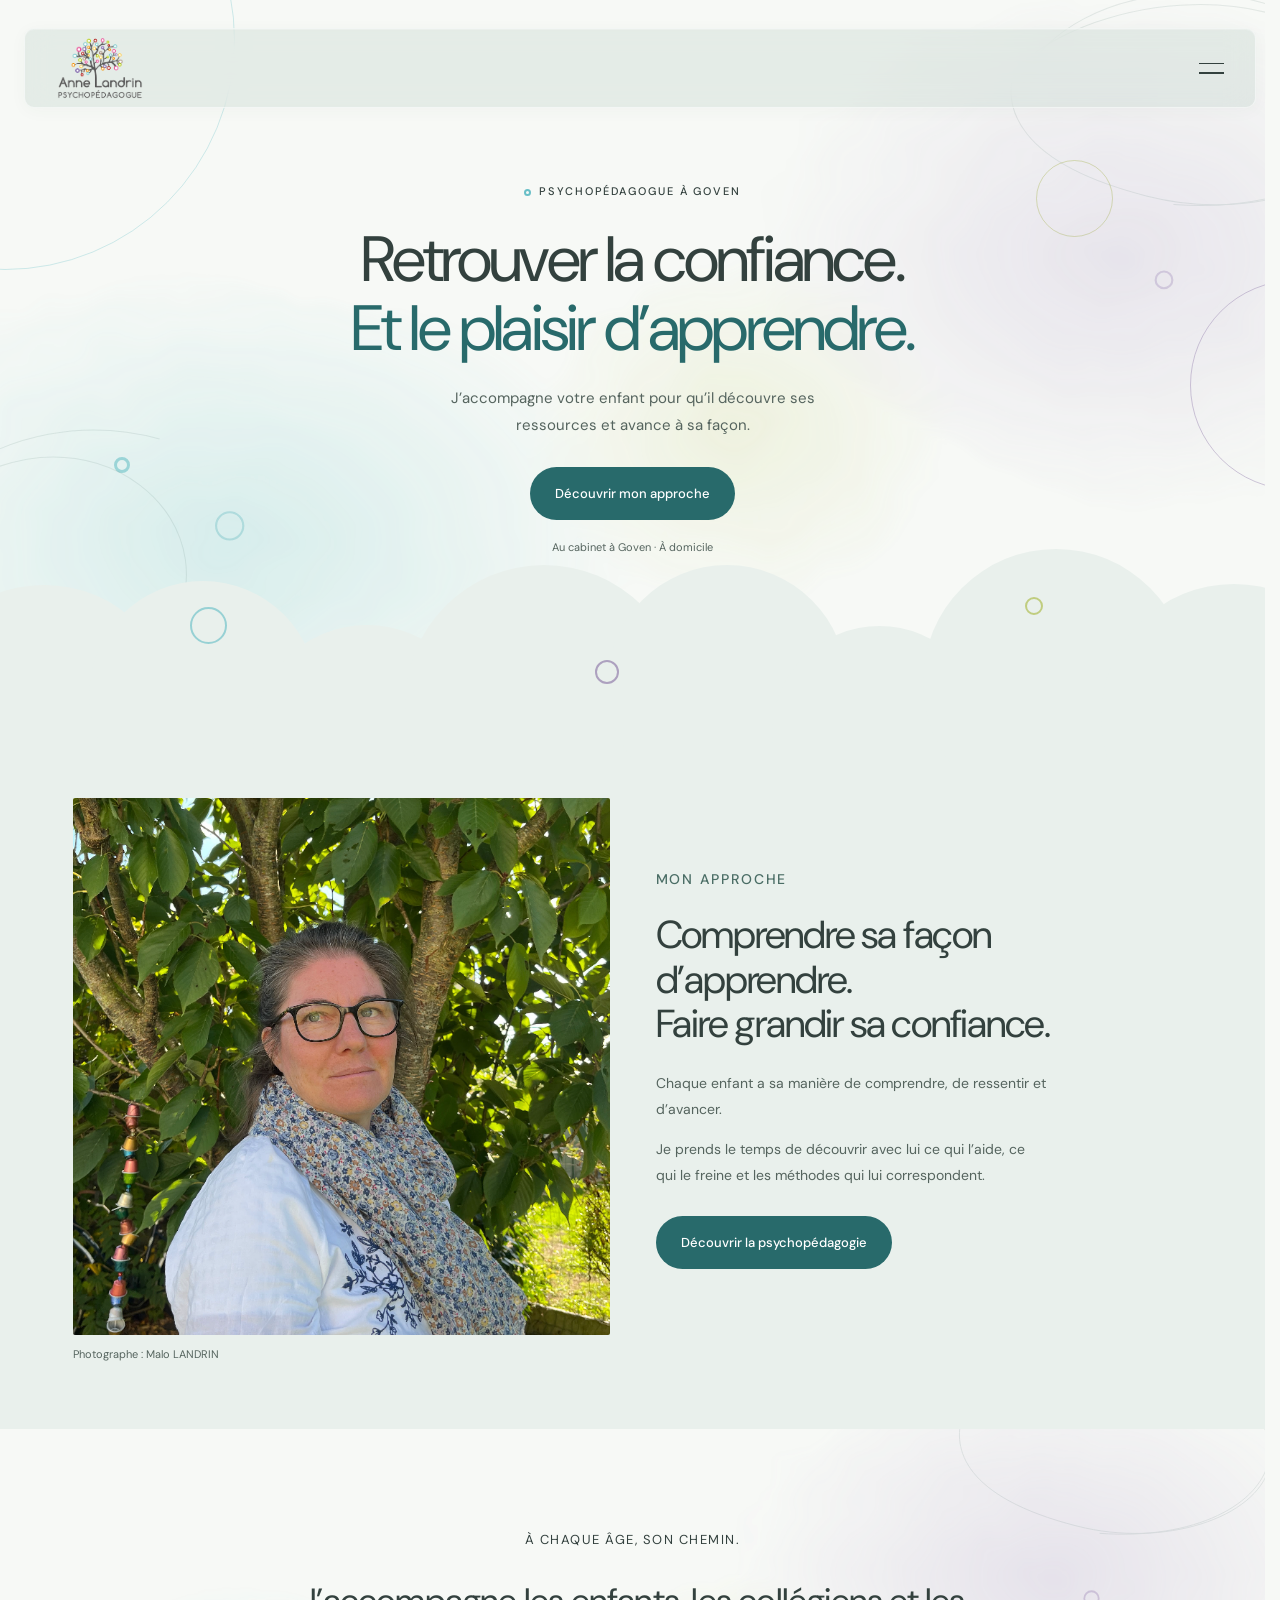
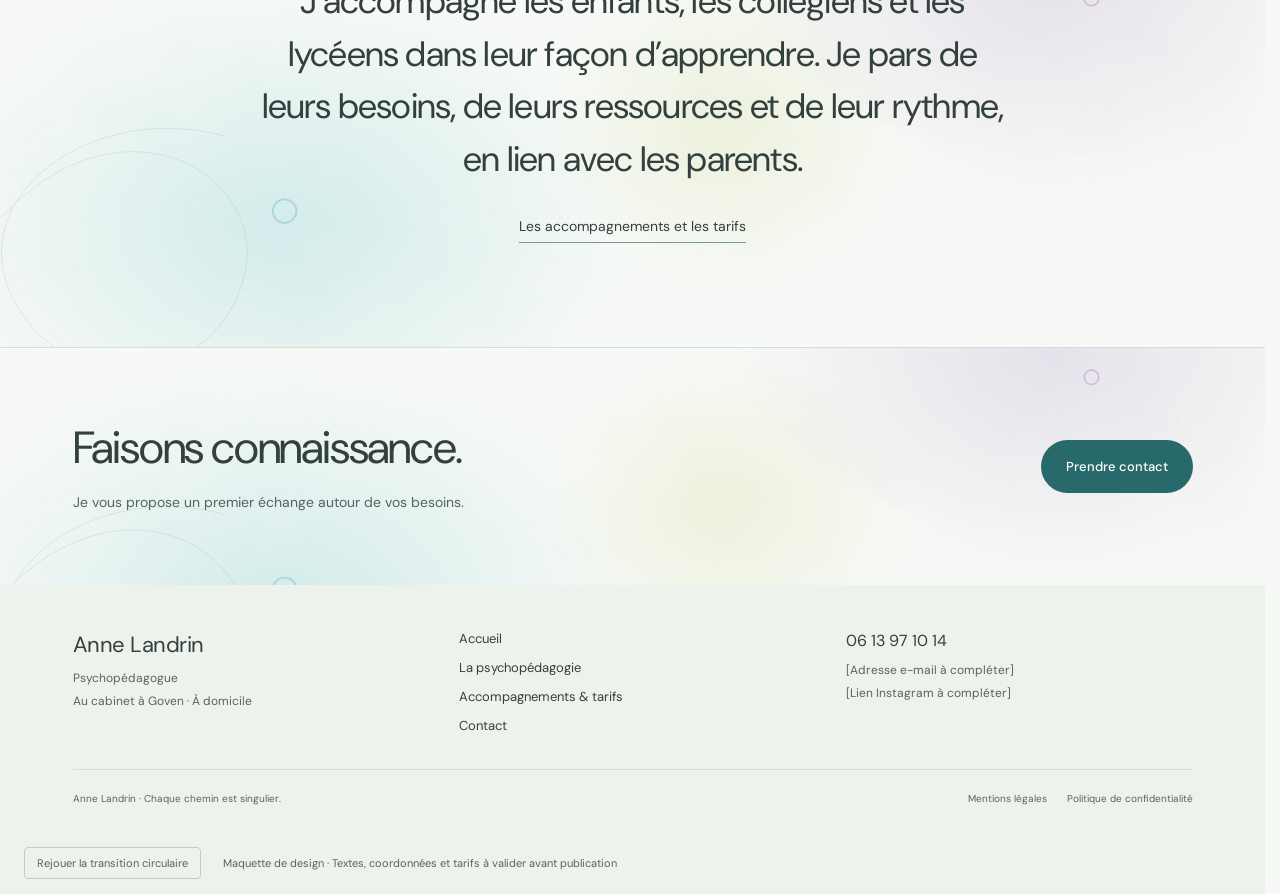
<file: index.html>
<!doctype html>
<html lang="fr"><head>
<!-- Métadonnées de maquette : ✏️ MODIFIABLE — titre et description. Le domaine et les balises de partage seront ajoutés avant publication. -->
<meta charset="utf-8"><meta name="viewport" content="width=device-width, initial-scale=1"><meta name="robots" content="noindex,nofollow">
<title>Psychopédagogue à Goven | Anne Landrin</title><meta name="description" content="Anne Landrin, psychopédagogue à Goven : accompagnement des enfants, collégiens et lycéens, au cabinet ou à domicile."><meta name="theme-color" content="#f7f9f6">
<link rel="icon" href="logo.png" type="image/png"><link rel="stylesheet" href="https://fonts.googleapis.com/css2?family=DM+Sans:wght@400;500;600&display=swap"><link rel="stylesheet" href="style.css?v=c4e2445a61"><script src="script.js?v=3c8ea61311" defer></script>
</head><body><div id="al-lumiere-v2"><div class="al-site"><div class="al-page-content"><!-- ✏️ MODIFIABLE : logo et libellés. Le bandeau reste fixe sur toutes les pages. -->
    <a class="al-skip" href="#contenu">Aller au contenu</a>
    <header class="al-header"><a class="al-brand" href="index.html" aria-label="Anne Landrin, accueil"><img class="al-logo" src="logo.png" alt="Anne Landrin, psychopédagogue" width="567" height="425"></a><button class="al-toggle" type="button" id="al-v2-open" aria-label="Ouvrir le menu" aria-expanded="false" aria-controls="al-v2-menu"><span aria-hidden="true"></span><span aria-hidden="true"></span></button></header>
    <noscript><nav class="al-preview-tools" style="padding-top:120px" aria-label="Navigation sans JavaScript"><a href="index.html" aria-current="page">Accueil</a><a href="psychopedagogie.html">La psychopédagogie</a><a href="accompagnements-tarifs.html">Accompagnements &amp; tarifs</a><a href="contact.html">Contact</a></nav></noscript><main id="contenu"><section class="al-hero" id="al-v2-home" aria-labelledby="al-v2-title">
          <div class="al-ambient a" aria-hidden="true"></div><div class="al-ambient b" aria-hidden="true"></div><div class="al-ambient c" aria-hidden="true"></div><div class="al-ambient d" aria-hidden="true"></div>
          <div class="al-wash al-wash-hero" aria-hidden="true"></div><div class="al-hero-copy">
            <p class="al-kicker"><span class="al-dot" aria-hidden="true"></span>Psychopédagogue à Goven</p>
            <h1 id="al-v2-title">Retrouver la confiance.<br><em>Et le plaisir d’apprendre.</em></h1>
            <p class="al-lead">J’accompagne votre enfant pour qu’il découvre ses ressources et avance à sa façon.</p>
            <a class="al-action cursor-interaction" href="#al-v2-approach">Découvrir mon approche</a>
            <p class="al-location">Au cabinet à Goven · À domicile</p>
          </div>
          <!-- Transition décorative : modifier les positions et diamètres ici, les teintes dans les variables CSS. -->
          <div class="al-transition" aria-hidden="true">
            <div class="al-transition-base"></div>
            <span class="al-disc" style="--al-x:-7%;--al-size:21%;--al-y:-88px"></span>
            <span class="al-disc" style="--al-x:7%;--al-size:18%;--al-y:-46px"></span>
            <span class="al-disc" style="--al-x:20%;--al-size:18%;--al-y:-90px"></span>
            <span class="al-disc" style="--al-x:32%;--al-size:22%;--al-y:-80px"></span>
            <span class="al-disc" style="--al-x:48%;--al-size:19%;--al-y:-43px"></span>
            <span class="al-disc" style="--al-x:61%;--al-size:17%;--al-y:-78px"></span>
            <span class="al-disc" style="--al-x:73%;--al-size:21%;--al-y:-52px"></span>
            <span class="al-disc" style="--al-x:87%;--al-size:21%;--al-y:-87px"></span>
            <span class="al-outline" style="--al-ring-size:37px;--al-ring-x:15%;--al-ring-y:10px;--al-ring-color:var(--al-cyan)"></span>
            <span class="al-outline" style="--al-ring-size:24px;--al-ring-x:47%;--al-ring-y:63px;--al-ring-color:var(--al-plum)"></span>
            <span class="al-outline" style="--al-ring-size:18px;--al-ring-x:81%;--al-ring-y:0px;--al-ring-color:var(--al-lime)"></span>
          </div>
        </section>
<!-- ✏️ MODIFIABLE : image d'ambiance provisoire, titre et présentation de l'approche. -->
<section class="al-approach" id="al-v2-approach" aria-labelledby="approche-titre"><div class="al-split"><figure class="al-photo"><img src="img-accueil.png" alt="Image d'accueil : portrait d'Anne Landrin" width="800" height="1000" loading="lazy"><figcaption>Photographe : Malo LANDRIN</figcaption></figure><div class="al-copy"><p class="al-kicker">Mon approche</p><h2 id="approche-titre">Comprendre sa façon d’apprendre.<br>Faire grandir sa confiance.</h2><p>Chaque enfant a sa manière de comprendre, de ressentir et d’avancer.</p><p>Je prends le temps de découvrir avec lui ce qui l’aide, ce qui le freine et les méthodes qui lui correspondent.</p><a class="al-action" href="psychopedagogie.html">Découvrir la psychopédagogie</a></div></div></section>
<!-- ✏️ MODIFIABLE : court texte réunissant les trois publics, sans cartes. -->
<section class="al-section al-path-note" id="al-v2-offers" aria-labelledby="chemin-titre"><div class="al-wash" aria-hidden="true"></div><div class="al-container"><h2 id="chemin-titre">À chaque âge, son chemin.</h2><p>J’accompagne les enfants, les collégiens et les lycéens dans leur façon d’apprendre. Je pars de leurs besoins, de leurs ressources et de leur rythme, en lien avec les parents.</p><a class="al-text-link" href="accompagnements-tarifs.html">Les accompagnements et les tarifs</a></div></section>
<!-- ✏️ MODIFIABLE : invitation de fin de page et lien vers le contact. -->
    <section class="al-closing"><div class="al-wash" aria-hidden="true"></div><div class="al-container"><div><h2>Faisons connaissance.</h2><p>Je vous propose un premier échange autour de vos besoins.</p></div><a class="al-action" href="contact.html">Prendre contact</a></div></section></main><!-- ✏️ MODIFIABLE : pied de page partagé, coordonnées et liens sociaux à compléter. -->
    <footer class="al-footer"><div class="al-container"><div class="al-footer-grid"><div><div class="al-footer-name">Anne Landrin</div><p>Psychopédagogue<br>Au cabinet à Goven · À domicile</p></div><nav aria-label="Navigation de pied de page"><a href="index.html" aria-current="page">Accueil</a><a href="psychopedagogie.html">La psychopédagogie</a><a href="accompagnements-tarifs.html">Accompagnements &amp; tarifs</a><a href="contact.html">Contact</a></nav><div><a href="tel:+33613971014">06 13 97 10 14</a><p>[Adresse e-mail à compléter]<br>[Lien Instagram à compléter]</p></div></div><div class="al-footer-meta"><span>Anne Landrin · Chaque chemin est singulier.</span><div><a href="mentions-legales.html">Mentions légales</a><a href="politique-confidentialite.html">Politique de confidentialité</a></div></div></div></footer>
<!-- Annotation hors du contenu commercial : textes et données encore à valider dans cette étude de design. -->
<div class="al-preview-tools"><button id="al-v2-replay" type="button">Rejouer la transition circulaire</button><span>Maquette de design · Textes, coordonnées et tarifs à valider avant publication</span><span class="al-sr-only" id="al-v2-status" aria-live="polite"></span></div></div><!-- Navigation latérale : modifier les destinations dans les liens ci-dessous. -->
    <div class="al-shade" id="al-v2-shade" aria-hidden="true" hidden></div>
    <aside class="al-drawer" id="al-v2-menu" role="dialog" aria-modal="true" aria-label="Menu principal" hidden><div class="al-drawer-header"><img class="al-logo" src="logo.png" alt="Anne Landrin, psychopédagogue" width="567" height="425"><button class="al-toggle al-close" id="al-v2-close" type="button" aria-label="Fermer le menu"><span aria-hidden="true"></span><span aria-hidden="true"></span></button></div>
    <nav aria-label="Navigation principale"><a href="index.html" aria-current="page"><span class="al-menu-label">Accueil</span></a><a href="psychopedagogie.html"><span class="al-menu-label">La psychopédagogie</span></a><a href="accompagnements-tarifs.html"><span class="al-menu-label">Accompagnements &amp; tarifs</span></a><a href="contact.html"><span class="al-menu-label">Contact</span></a></nav><div class="al-drawer-bottom"><p class="al-location"><span class="al-dot" aria-hidden="true"></span>Au cabinet à Goven · À domicile</p><a class="al-action" href="contact.html">Prendre rendez-vous</a><p class="al-drawer-footer">Anne Landrin<br>Psychopédagogue</p></div></aside></div></div></body></html>
</file>
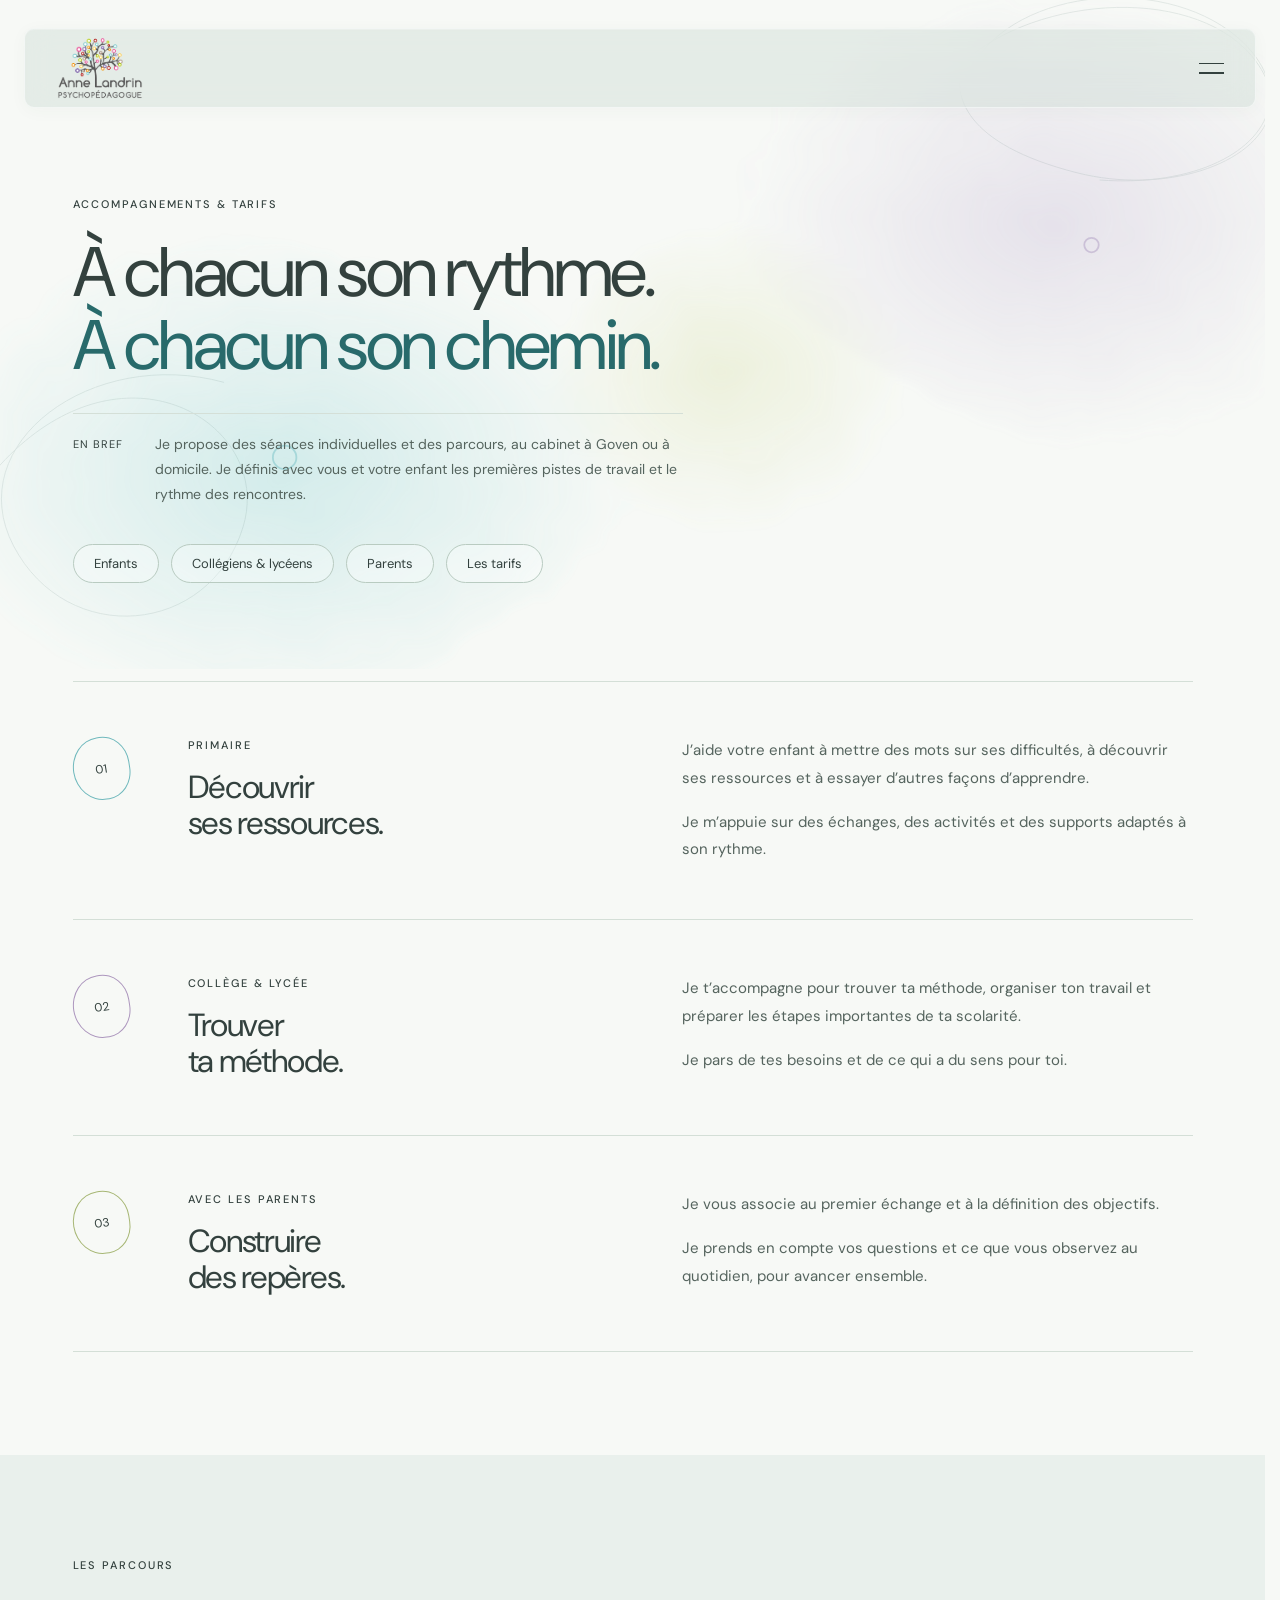
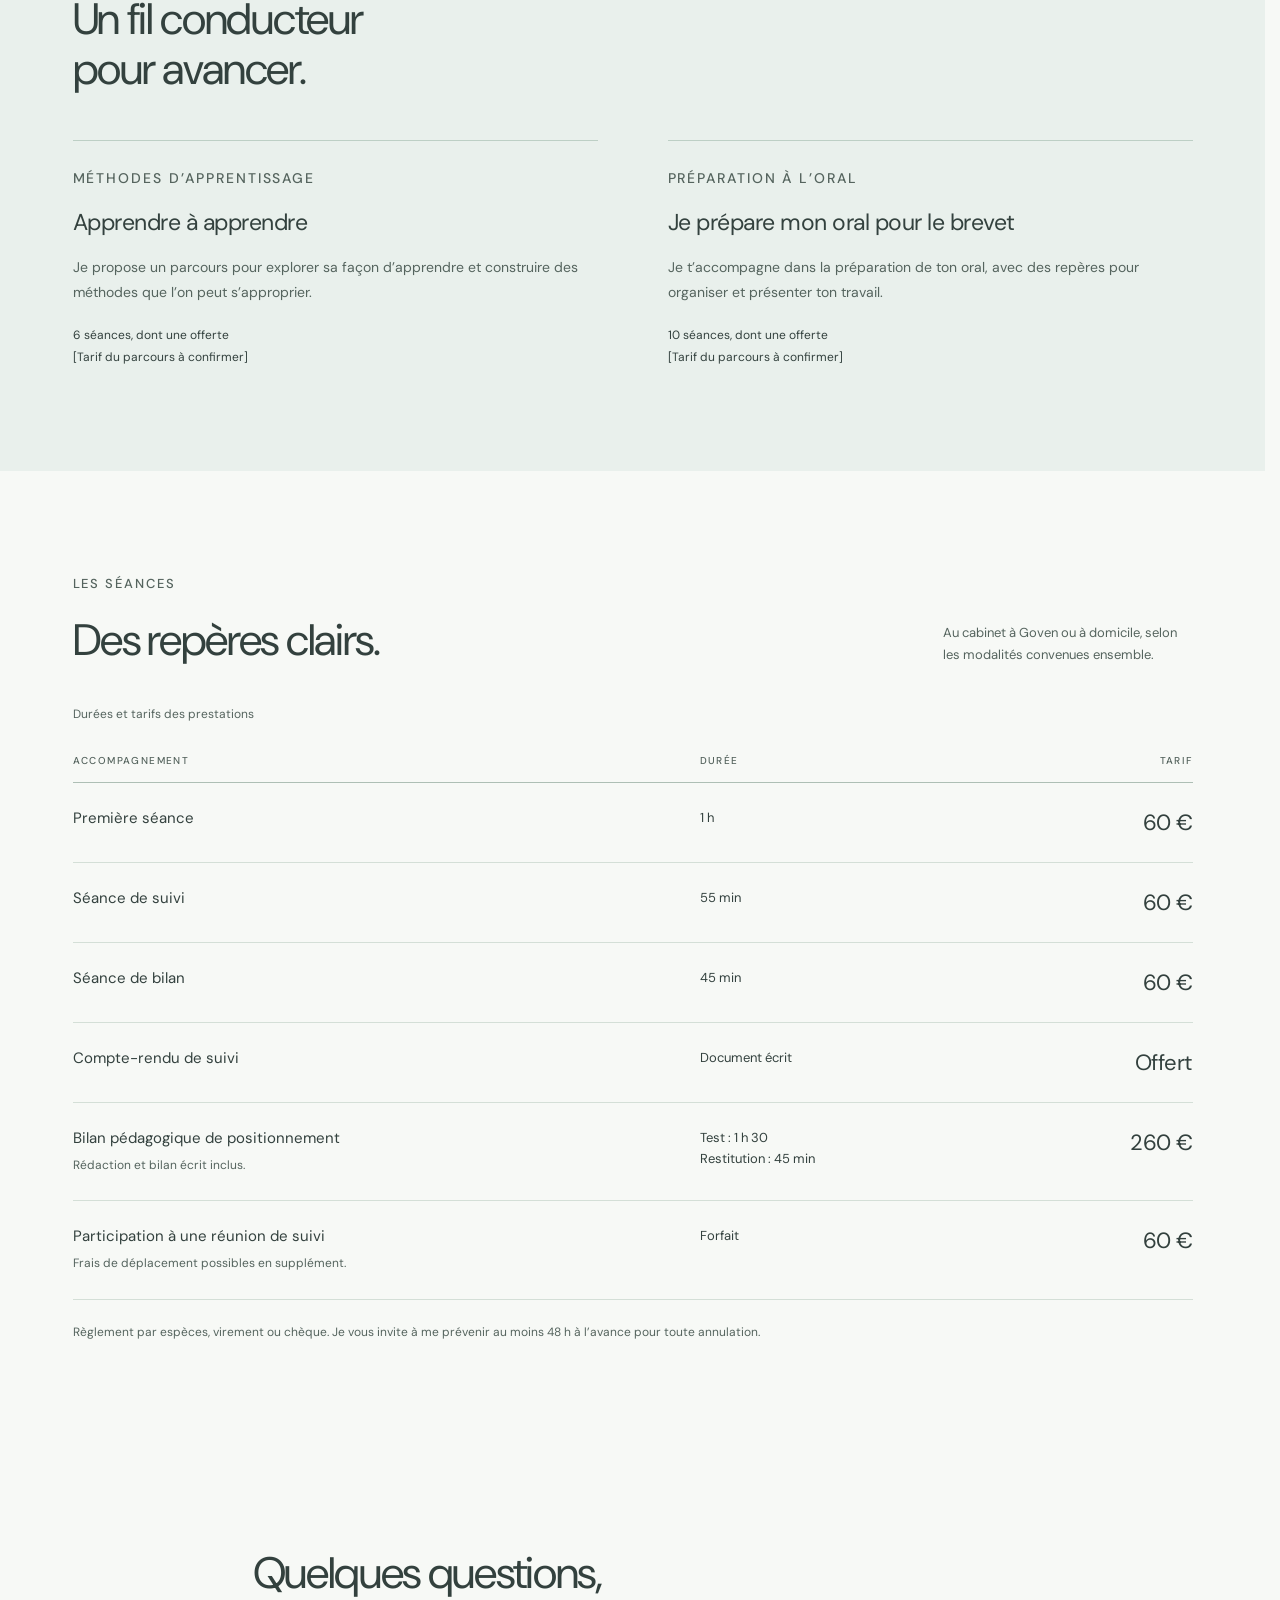
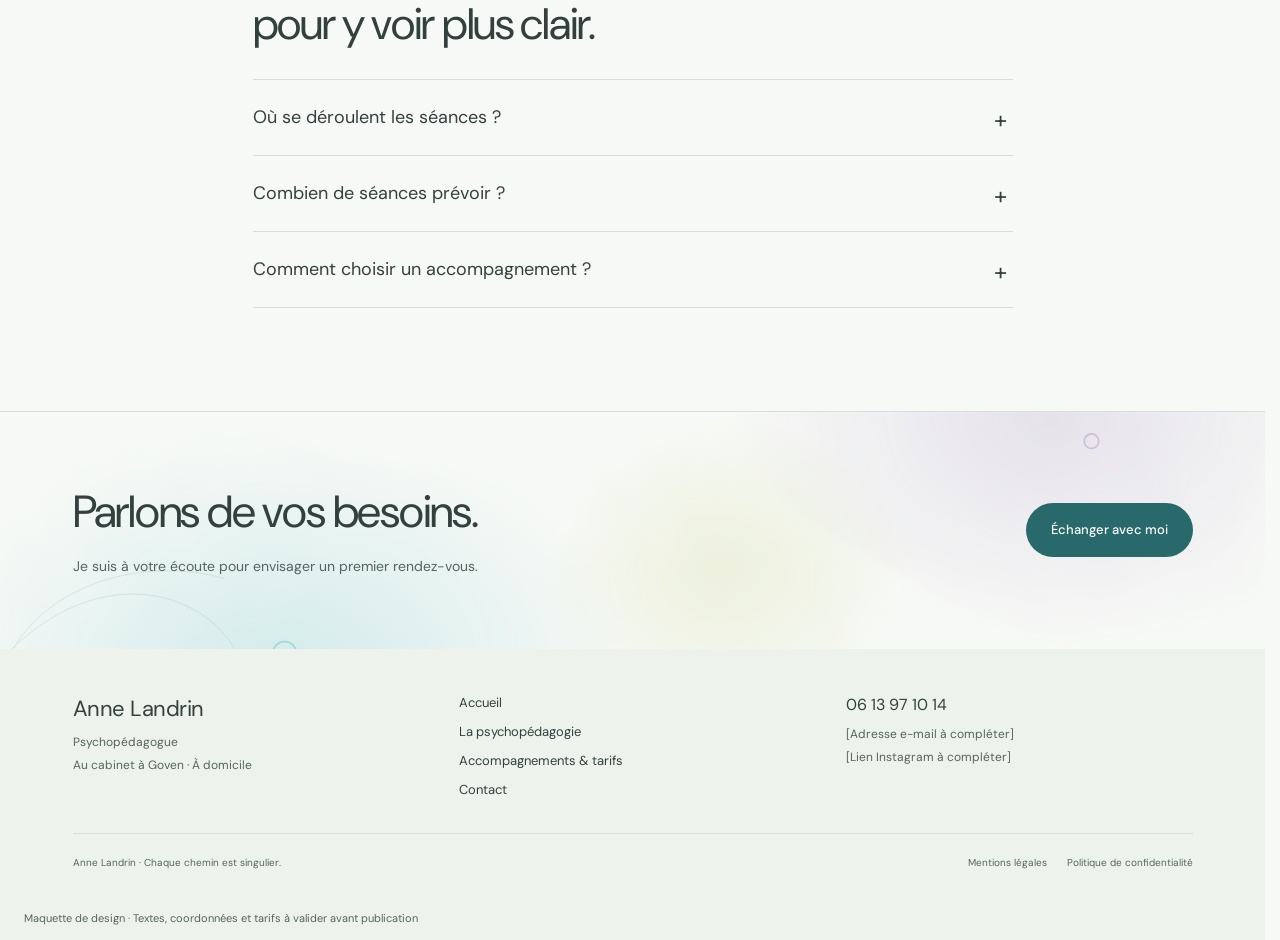
<file: accompagnements-tarifs.html>
<!doctype html>
<html lang="fr"><head>
<!-- Métadonnées de maquette : ✏️ MODIFIABLE — titre et description. Le domaine et les balises de partage seront ajoutés avant publication. -->
<meta charset="utf-8"><meta name="viewport" content="width=device-width, initial-scale=1"><meta name="robots" content="noindex,nofollow">
<title>Accompagnements et tarifs | Anne Landrin à Goven</title><meta name="description" content="Séances, parcours, durées et tarifs des accompagnements en psychopédagogie proposés par Anne Landrin."><meta name="theme-color" content="#f7f9f6">
<link rel="icon" href="logo.png" type="image/png"><link rel="stylesheet" href="https://fonts.googleapis.com/css2?family=DM+Sans:wght@400;500;600&display=swap"><link rel="stylesheet" href="style.css?v=c4e2445a61"><script src="script.js?v=3c8ea61311" defer></script>
</head><body><div id="al-lumiere-v2"><div class="al-site"><div class="al-page-content"><!-- ✏️ MODIFIABLE : logo et libellés. Le bandeau reste fixe sur toutes les pages. -->
    <a class="al-skip" href="#contenu">Aller au contenu</a>
    <header class="al-header"><a class="al-brand" href="index.html" aria-label="Anne Landrin, accueil"><img class="al-logo" src="logo.png" alt="Anne Landrin, psychopédagogue" width="567" height="425"></a><button class="al-toggle" type="button" id="al-v2-open" aria-label="Ouvrir le menu" aria-expanded="false" aria-controls="al-v2-menu"><span aria-hidden="true"></span><span aria-hidden="true"></span></button></header>
    <noscript><nav class="al-preview-tools" style="padding-top:120px" aria-label="Navigation sans JavaScript"><a href="index.html">Accueil</a><a href="psychopedagogie.html">La psychopédagogie</a><a href="accompagnements-tarifs.html" aria-current="page">Accompagnements &amp; tarifs</a><a href="contact.html">Contact</a></nav></noscript><main id="contenu"><!-- ✏️ MODIFIABLE : présentation des offres et liens vers leurs sections. -->
<section class="al-page-hero"><div class="al-wash" aria-hidden="true"></div><div class="al-container"><p class="al-kicker">Accompagnements & tarifs</p><h1>À chacun son rythme.<br><em>À chacun son chemin.</em></h1><div class="al-brief"><span>En bref</span><p>Je propose des séances individuelles et des parcours, au cabinet à Goven ou à domicile. Je définis avec vous et votre enfant les premières pistes de travail et le rythme des rencontres.</p></div><nav class="al-page-nav" aria-label="Sur cette page"><a href="#enfants">Enfants</a><a href="#adolescents">Collégiens & lycéens</a><a href="#parents">Parents</a><a href="#tarifs">Les tarifs</a></nav></div></section>
<!-- ✏️ MODIFIABLE : publics, objectifs et déroulement des séances. -->
<section class="al-section" style="padding-top:12px"><div class="al-container"><article class="al-audience" id="enfants"><span class="al-ring-number" aria-hidden="true">01</span><div><p class="al-kicker">Primaire</p><h2>Découvrir<br>ses ressources.</h2></div><div class="al-prose"><p>J’aide votre enfant à mettre des mots sur ses difficultés, à découvrir ses ressources et à essayer d’autres façons d’apprendre.</p><p>Je m’appuie sur des échanges, des activités et des supports adaptés à son rythme.</p></div></article><article class="al-audience" id="adolescents"><span class="al-ring-number" aria-hidden="true">02</span><div><p class="al-kicker">Collège & lycée</p><h2>Trouver<br>ta méthode.</h2></div><div class="al-prose"><p>Je t’accompagne pour trouver ta méthode, organiser ton travail et préparer les étapes importantes de ta scolarité.</p><p>Je pars de tes besoins et de ce qui a du sens pour toi.</p></div></article><article class="al-audience" id="parents"><span class="al-ring-number" aria-hidden="true">03</span><div><p class="al-kicker">Avec les parents</p><h2>Construire<br>des repères.</h2></div><div class="al-prose"><p>Je vous associe au premier échange et à la définition des objectifs.</p><p>Je prends en compte vos questions et ce que vous observez au quotidien, pour avancer ensemble.</p></div></article></div></section>
<!-- ✏️ MODIFIABLE : parcours décrits dans le document, sans calculer de prix global non fourni. -->
<section class="al-section al-sage"><div class="al-container"><p class="al-kicker">Les parcours</p><h2 style="margin-top:20px">Un fil conducteur<br>pour avancer.</h2><div class="al-workshops"><article class="al-workshop"><p class="al-kicker">Méthodes d’apprentissage</p><h3>Apprendre à apprendre</h3><p>Je propose un parcours pour explorer sa façon d’apprendre et construire des méthodes que l’on peut s’approprier.</p><p class="al-meta">6 séances, dont une offerte<br>[Tarif du parcours à confirmer]</p></article><article class="al-workshop"><p class="al-kicker">Préparation à l’oral</p><h3>Je prépare mon oral pour le brevet</h3><p>Je t’accompagne dans la préparation de ton oral, avec des repères pour organiser et présenter ton travail.</p><p class="al-meta">10 séances, dont une offerte<br>[Tarif du parcours à confirmer]</p></article></div></div></section>
<!-- ✏️ MODIFIABLE : durées et tarifs repris du document de travail. -->
<section class="al-section" id="tarifs"><div class="al-container"><div class="al-price-heading"><div><p class="al-kicker">Les séances</p><h2 style="margin-top:20px">Des repères clairs.</h2></div><p>Au cabinet à Goven ou à domicile, selon les modalités convenues ensemble.</p></div><div class="al-table-wrap"><table><caption>Durées et tarifs des prestations</caption><thead><tr><th scope="col">Accompagnement</th><th scope="col">Durée</th><th scope="col">Tarif</th></tr></thead><tbody><tr><td>Première séance</td><td>1 h</td><td>60 €</td></tr><tr><td>Séance de suivi</td><td>55 min</td><td>60 €</td></tr><tr><td>Séance de bilan</td><td>45 min</td><td>60 €</td></tr><tr><td>Compte-rendu de suivi</td><td>Document écrit</td><td>Offert</td></tr><tr><td>Bilan pédagogique de positionnement<small>Rédaction et bilan écrit inclus.</small></td><td>Test : 1 h 30<br>Restitution : 45 min</td><td>260 €</td></tr><tr><td>Participation à une réunion de suivi<small>Frais de déplacement possibles en supplément.</small></td><td>Forfait</td><td>60 €</td></tr></tbody></table></div><p class="al-price-note">Règlement par espèces, virement ou chèque. Je vous invite à me prévenir au moins 48 h à l’avance pour toute annulation.</p></div></section>
<!-- ✏️ MODIFIABLE : questions et réponses provisoires. Les accordéons fonctionnent sans JavaScript. --><section class="al-section"><div class="al-container"><div class="al-faq"><h2>Quelques questions,<br>pour y voir plus clair.</h2><details><summary>Où se déroulent les séances ?</summary><div class="al-prose"><p>Je vous accueille au cabinet à Goven et je propose également un accompagnement à domicile. [Adresse du cabinet et communes desservies à compléter.]</p></div></details><details><summary>Combien de séances prévoir ?</summary><div class="al-prose"><p>Je définis avec vous les premières pistes de travail et je fais le point au fil des rencontres. Le rythme et la durée de l’accompagnement dépendent de la demande.</p></div></details><details><summary>Comment choisir un accompagnement ?</summary><div class="al-prose"><p>Je vous propose un premier échange pour comprendre vos besoins et envisager les modalités les plus adaptées.</p></div></details></div></div></section><!-- ✏️ MODIFIABLE : invitation de fin de page et lien vers le contact. -->
    <section class="al-closing"><div class="al-wash" aria-hidden="true"></div><div class="al-container"><div><h2>Parlons de vos besoins.</h2><p>Je suis à votre écoute pour envisager un premier rendez-vous.</p></div><a class="al-action" href="contact.html">Échanger avec moi</a></div></section></main><!-- ✏️ MODIFIABLE : pied de page partagé, coordonnées et liens sociaux à compléter. -->
    <footer class="al-footer"><div class="al-container"><div class="al-footer-grid"><div><div class="al-footer-name">Anne Landrin</div><p>Psychopédagogue<br>Au cabinet à Goven · À domicile</p></div><nav aria-label="Navigation de pied de page"><a href="index.html">Accueil</a><a href="psychopedagogie.html">La psychopédagogie</a><a href="accompagnements-tarifs.html" aria-current="page">Accompagnements &amp; tarifs</a><a href="contact.html">Contact</a></nav><div><a href="tel:+33613971014">06 13 97 10 14</a><p>[Adresse e-mail à compléter]<br>[Lien Instagram à compléter]</p></div></div><div class="al-footer-meta"><span>Anne Landrin · Chaque chemin est singulier.</span><div><a href="mentions-legales.html">Mentions légales</a><a href="politique-confidentialite.html">Politique de confidentialité</a></div></div></div></footer>
<!-- Annotation hors du contenu commercial : textes et données encore à valider dans cette étude de design. -->
<div class="al-preview-tools"><span>Maquette de design · Textes, coordonnées et tarifs à valider avant publication</span><span class="al-sr-only" id="al-v2-status" aria-live="polite"></span></div></div><!-- Navigation latérale : modifier les destinations dans les liens ci-dessous. -->
    <div class="al-shade" id="al-v2-shade" aria-hidden="true" hidden></div>
    <aside class="al-drawer" id="al-v2-menu" role="dialog" aria-modal="true" aria-label="Menu principal" hidden><div class="al-drawer-header"><img class="al-logo" src="logo.png" alt="Anne Landrin, psychopédagogue" width="567" height="425"><button class="al-toggle al-close" id="al-v2-close" type="button" aria-label="Fermer le menu"><span aria-hidden="true"></span><span aria-hidden="true"></span></button></div>
    <nav aria-label="Navigation principale"><a href="index.html"><span class="al-menu-label">Accueil</span></a><a href="psychopedagogie.html"><span class="al-menu-label">La psychopédagogie</span></a><a href="accompagnements-tarifs.html" aria-current="page"><span class="al-menu-label">Accompagnements &amp; tarifs</span></a><a href="contact.html"><span class="al-menu-label">Contact</span></a></nav><div class="al-drawer-bottom"><p class="al-location"><span class="al-dot" aria-hidden="true"></span>Au cabinet à Goven · À domicile</p><a class="al-action" href="contact.html">Prendre rendez-vous</a><p class="al-drawer-footer">Anne Landrin<br>Psychopédagogue</p></div></aside></div></div></body></html>
</file>
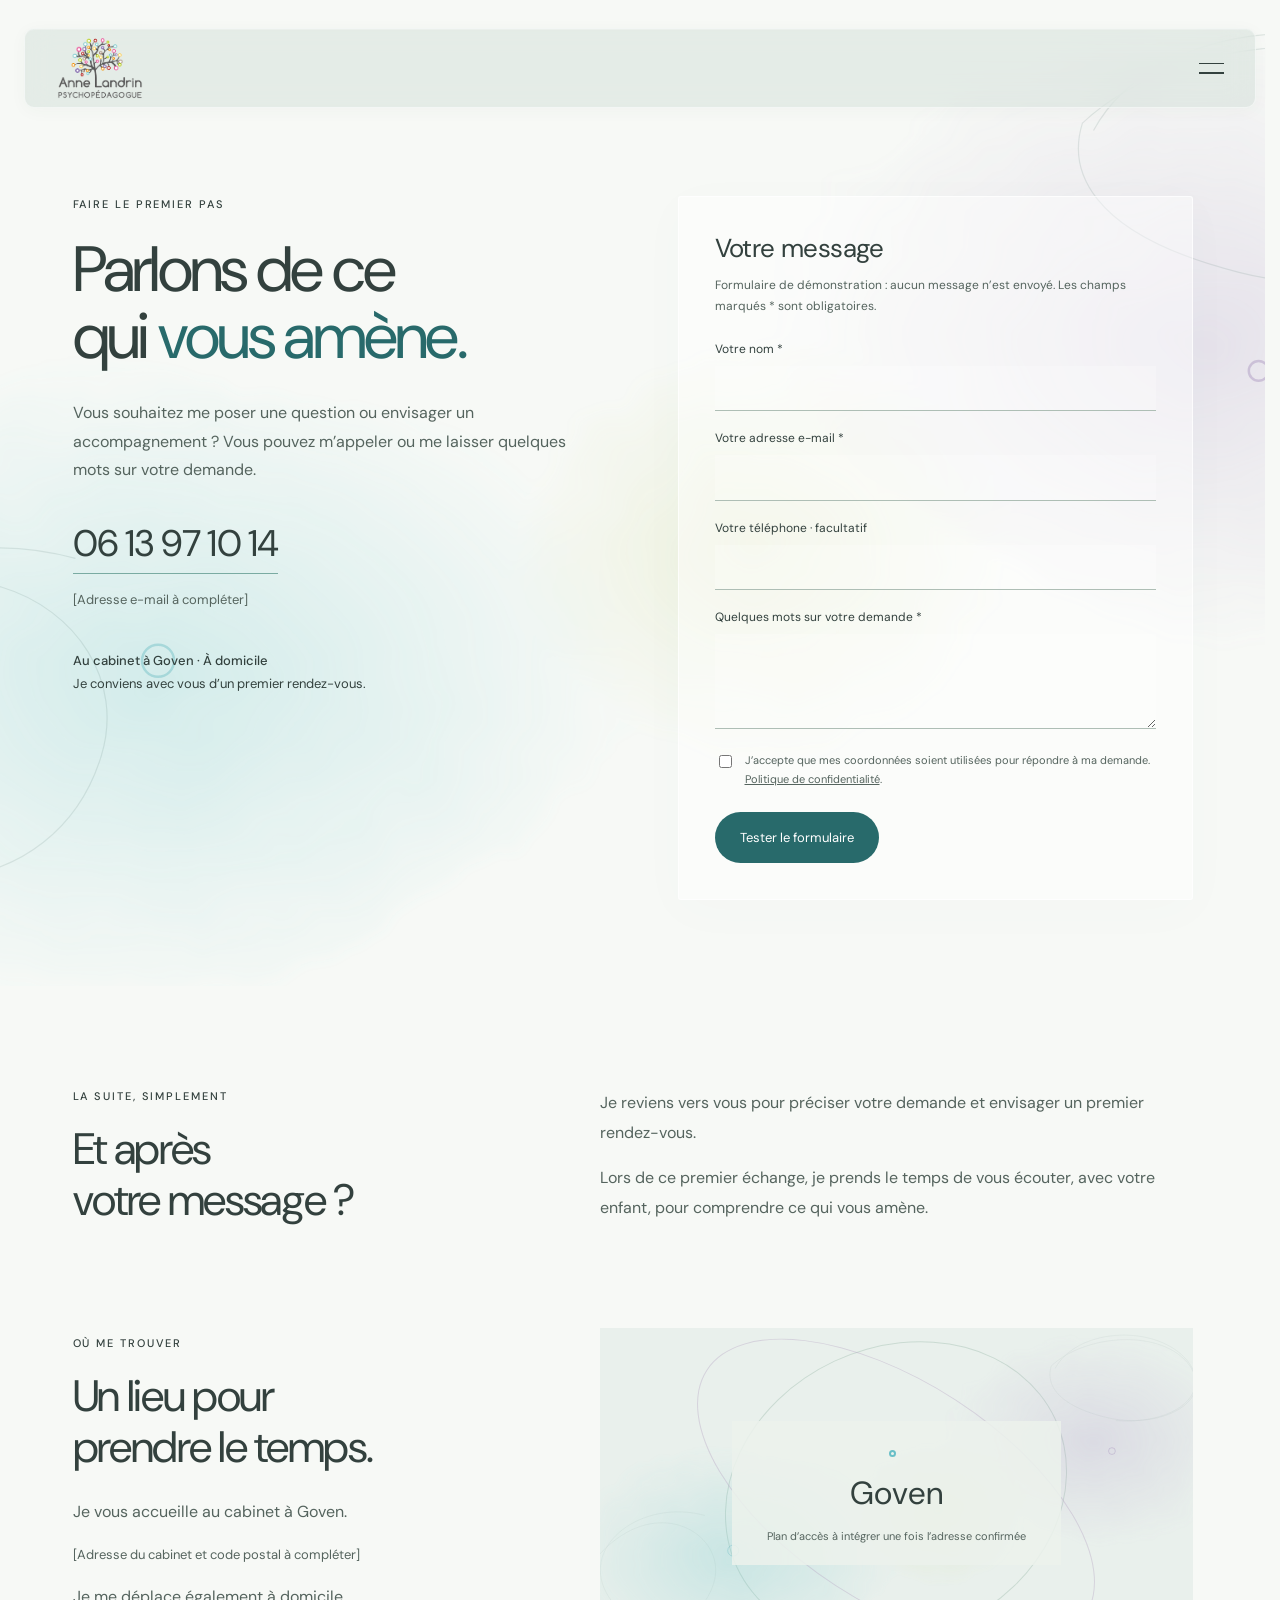
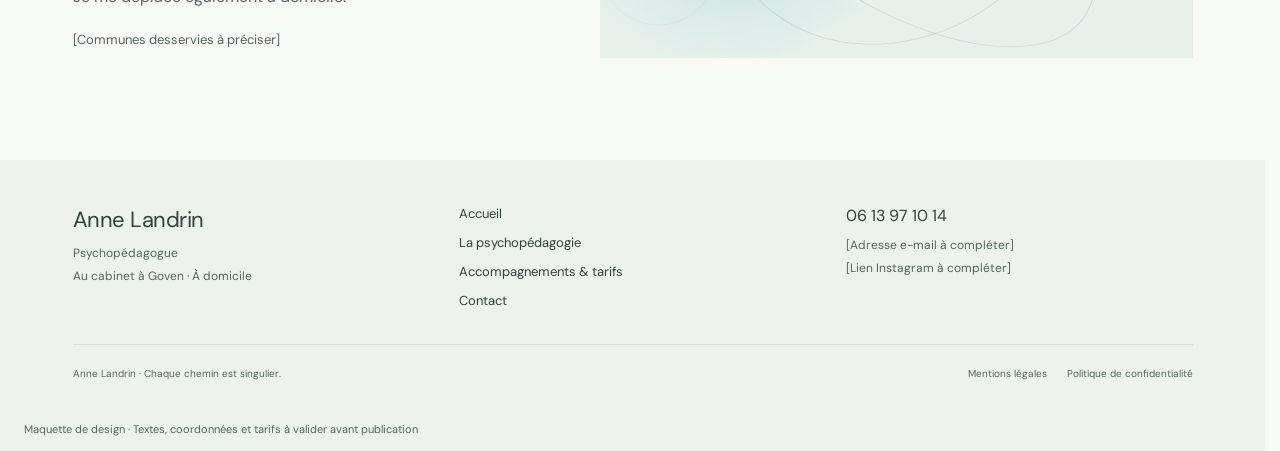
<file: contact.html>
<!doctype html>
<html lang="fr"><head>
<!-- Métadonnées de maquette : ✏️ MODIFIABLE — titre et description. Le domaine et les balises de partage seront ajoutés avant publication. -->
<meta charset="utf-8"><meta name="viewport" content="width=device-width, initial-scale=1"><meta name="robots" content="noindex,nofollow">
<title>Contact et rendez-vous | Anne Landrin à Goven</title><meta name="description" content="Contacter Anne Landrin, psychopédagogue à Goven, pour poser une question ou envisager un accompagnement."><meta name="theme-color" content="#f7f9f6">
<link rel="icon" href="logo.png" type="image/png"><link rel="stylesheet" href="https://fonts.googleapis.com/css2?family=DM+Sans:wght@400;500;600&display=swap"><link rel="stylesheet" href="style.css?v=c4e2445a61"><script src="script.js?v=3c8ea61311" defer></script>
</head><body><div id="al-lumiere-v2"><div class="al-site"><div class="al-page-content"><!-- ✏️ MODIFIABLE : logo et libellés. Le bandeau reste fixe sur toutes les pages. -->
    <a class="al-skip" href="#contenu">Aller au contenu</a>
    <header class="al-header"><a class="al-brand" href="index.html" aria-label="Anne Landrin, accueil"><img class="al-logo" src="logo.png" alt="Anne Landrin, psychopédagogue" width="567" height="425"></a><button class="al-toggle" type="button" id="al-v2-open" aria-label="Ouvrir le menu" aria-expanded="false" aria-controls="al-v2-menu"><span aria-hidden="true"></span><span aria-hidden="true"></span></button></header>
    <noscript><nav class="al-preview-tools" style="padding-top:120px" aria-label="Navigation sans JavaScript"><a href="index.html">Accueil</a><a href="psychopedagogie.html">La psychopédagogie</a><a href="accompagnements-tarifs.html">Accompagnements &amp; tarifs</a><a href="contact.html" aria-current="page">Contact</a></nav></noscript><main id="contenu"><!-- ✏️ MODIFIABLE : téléphone fourni dans la publication Instagram, autres coordonnées à renseigner. -->
<section class="al-page-hero"><div class="al-wash" aria-hidden="true"></div><div class="al-container al-contact-layout"><div class="al-contact-copy"><p class="al-kicker">Faire le premier pas</p><h1>Parlons de ce<br>qui <em>vous amène.</em></h1><p class="al-page-lead">Vous souhaitez me poser une question ou envisager un accompagnement ? Vous pouvez m’appeler ou me laisser quelques mots sur votre demande.</p><a class="al-phone" href="tel:+33613971014">06 13 97 10 14</a><p class="al-missing">[Adresse e-mail à compléter]</p><div class="al-place-line"><strong>Au cabinet à Goven · À domicile</strong><br>Je conviens avec vous d’un premier rendez-vous.</div></div>
<!-- Formulaire de maquette : aucune transmission, aucun stockage. Brancher un service d'envoi avant publication. -->
<form class="al-form" id="contact-form"><h2>Votre message</h2><p class="al-form-note" id="demo-note">Formulaire de démonstration : aucun message n’est envoyé. Les champs marqués * sont obligatoires.</p><div class="al-field"><label for="name">Votre nom *</label><input id="name" name="name" type="text" autocomplete="name" required></div><div class="al-field"><label for="email">Votre adresse e-mail *</label><input id="email" name="email" type="email" autocomplete="email" required></div><div class="al-field"><label for="phone">Votre téléphone · facultatif</label><input id="phone" name="phone" type="tel" autocomplete="tel"></div><div class="al-field"><label for="message">Quelques mots sur votre demande *</label><textarea id="message" name="message" rows="3" required></textarea></div><label class="al-consent"><input type="checkbox" required><span>J’accepte que mes coordonnées soient utilisées pour répondre à ma demande. <a href="politique-confidentialite.html">Politique de confidentialité</a>.</span></label><button class="al-action" type="submit" aria-describedby="demo-note" disabled>Tester le formulaire</button><p class="al-form-status" id="form-status" role="status" hidden></p></form></div></section>
<!-- ✏️ MODIFIABLE : suite donnée aux demandes, sans délai de réponse inventé. -->
<section class="al-section"><div class="al-container al-editorial"><div class="al-section-intro"><p class="al-kicker">La suite, simplement</p><h2>Et après<br>votre message ?</h2></div><div class="al-prose"><p>Je reviens vers vous pour préciser votre demande et envisager un premier rendez-vous.</p><p>Lors de ce premier échange, je prends le temps de vous écouter, avec votre enfant, pour comprendre ce qui vous amène.</p></div></div></section>
<!-- Emplacement d'accès : remplacer cette composition par un plan une fois l'adresse connue. -->
<section class="al-section" style="padding-top:0"><div class="al-container al-address"><div><p class="al-kicker">Où me trouver</p><h2 style="margin-top:20px">Un lieu pour<br>prendre le temps.</h2><div class="al-prose" style="margin-top:25px"><p>Je vous accueille au cabinet à Goven.</p><p class="al-missing">[Adresse du cabinet et code postal à compléter]</p><p>Je me déplace également à domicile.</p><p class="al-missing">[Communes desservies à préciser]</p></div></div><div class="al-location-art"><div class="al-wash" aria-hidden="true"></div><div class="al-location-caption"><span class="al-dot" aria-hidden="true"></span><strong>Goven</strong><small>Plan d’accès à intégrer une fois l’adresse confirmée</small></div></div></div></section>
</main><!-- ✏️ MODIFIABLE : pied de page partagé, coordonnées et liens sociaux à compléter. -->
    <footer class="al-footer"><div class="al-container"><div class="al-footer-grid"><div><div class="al-footer-name">Anne Landrin</div><p>Psychopédagogue<br>Au cabinet à Goven · À domicile</p></div><nav aria-label="Navigation de pied de page"><a href="index.html">Accueil</a><a href="psychopedagogie.html">La psychopédagogie</a><a href="accompagnements-tarifs.html">Accompagnements &amp; tarifs</a><a href="contact.html" aria-current="page">Contact</a></nav><div><a href="tel:+33613971014">06 13 97 10 14</a><p>[Adresse e-mail à compléter]<br>[Lien Instagram à compléter]</p></div></div><div class="al-footer-meta"><span>Anne Landrin · Chaque chemin est singulier.</span><div><a href="mentions-legales.html">Mentions légales</a><a href="politique-confidentialite.html">Politique de confidentialité</a></div></div></div></footer>
<!-- Annotation hors du contenu commercial : textes et données encore à valider dans cette étude de design. -->
<div class="al-preview-tools"><span>Maquette de design · Textes, coordonnées et tarifs à valider avant publication</span><span class="al-sr-only" id="al-v2-status" aria-live="polite"></span></div></div><!-- Navigation latérale : modifier les destinations dans les liens ci-dessous. -->
    <div class="al-shade" id="al-v2-shade" aria-hidden="true" hidden></div>
    <aside class="al-drawer" id="al-v2-menu" role="dialog" aria-modal="true" aria-label="Menu principal" hidden><div class="al-drawer-header"><img class="al-logo" src="logo.png" alt="Anne Landrin, psychopédagogue" width="567" height="425"><button class="al-toggle al-close" id="al-v2-close" type="button" aria-label="Fermer le menu"><span aria-hidden="true"></span><span aria-hidden="true"></span></button></div>
    <nav aria-label="Navigation principale"><a href="index.html"><span class="al-menu-label">Accueil</span></a><a href="psychopedagogie.html"><span class="al-menu-label">La psychopédagogie</span></a><a href="accompagnements-tarifs.html"><span class="al-menu-label">Accompagnements &amp; tarifs</span></a><a href="contact.html" aria-current="page"><span class="al-menu-label">Contact</span></a></nav><div class="al-drawer-bottom"><p class="al-location"><span class="al-dot" aria-hidden="true"></span>Au cabinet à Goven · À domicile</p><a class="al-action" href="contact.html">Prendre rendez-vous</a><p class="al-drawer-footer">Anne Landrin<br>Psychopédagogue</p></div></aside></div></div></body></html>
</file>
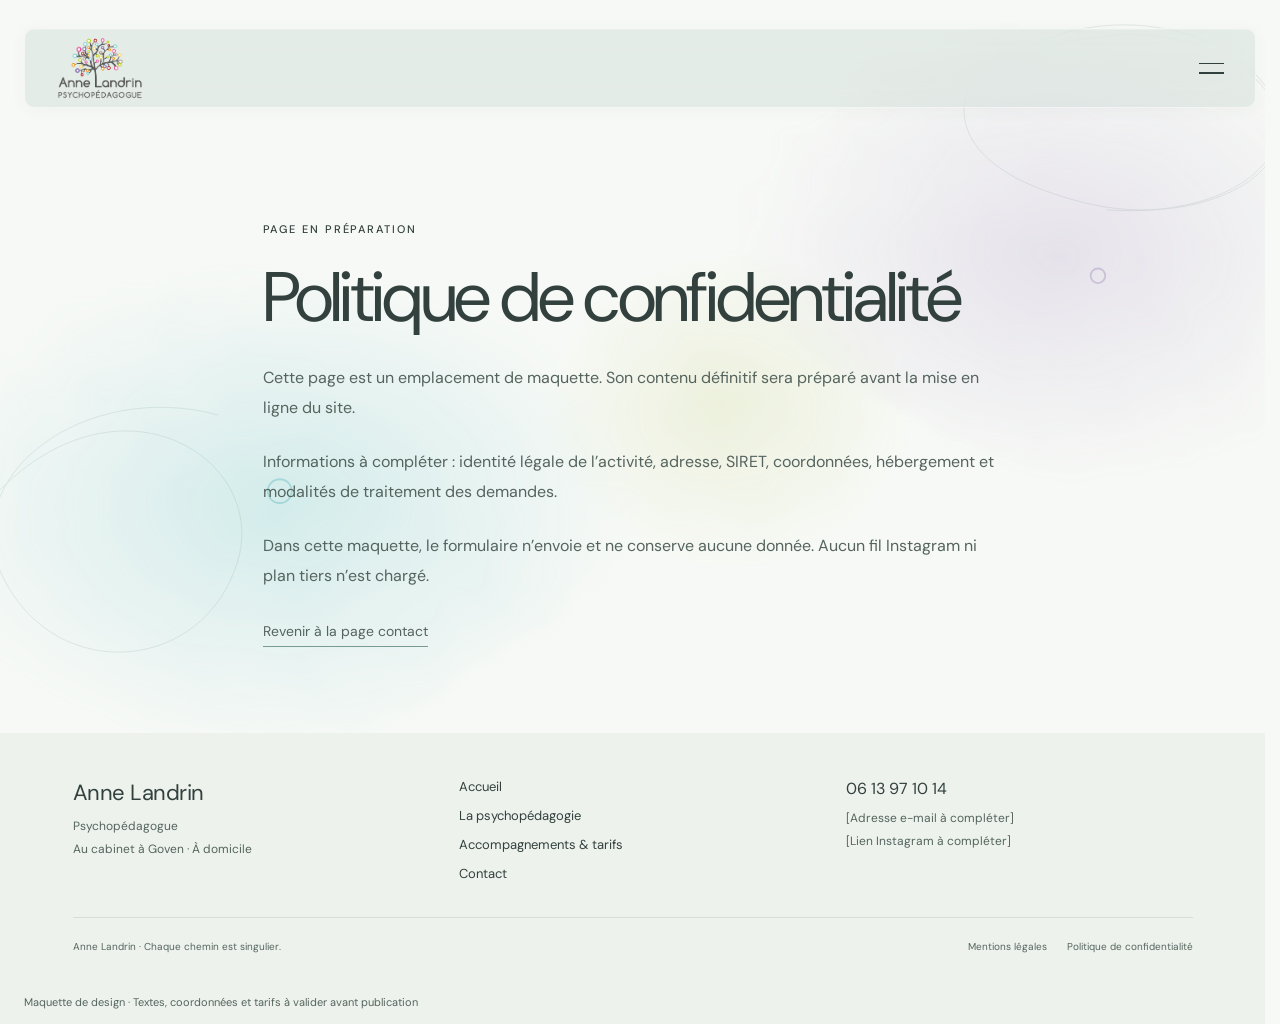
<file: politique-confidentialite.html>
<!doctype html>
<html lang="fr"><head>
<!-- Métadonnées de maquette : ✏️ MODIFIABLE — titre et description. Le domaine et les balises de partage seront ajoutés avant publication. -->
<meta charset="utf-8"><meta name="viewport" content="width=device-width, initial-scale=1"><meta name="robots" content="noindex,nofollow">
<title>Politique de confidentialité | Anne Landrin</title><meta name="description" content="Emplacement de maquette pour la page politique de confidentialité."><meta name="theme-color" content="#f7f9f6">
<link rel="icon" href="logo.png" type="image/png"><link rel="stylesheet" href="https://fonts.googleapis.com/css2?family=DM+Sans:wght@400;500;600&display=swap"><link rel="stylesheet" href="style.css?v=c4e2445a61"><script src="script.js?v=3c8ea61311" defer></script>
</head><body><div id="al-lumiere-v2"><div class="al-site"><div class="al-page-content"><!-- ✏️ MODIFIABLE : logo et libellés. Le bandeau reste fixe sur toutes les pages. -->
    <a class="al-skip" href="#contenu">Aller au contenu</a>
    <header class="al-header"><a class="al-brand" href="index.html" aria-label="Anne Landrin, accueil"><img class="al-logo" src="logo.png" alt="Anne Landrin, psychopédagogue" width="567" height="425"></a><button class="al-toggle" type="button" id="al-v2-open" aria-label="Ouvrir le menu" aria-expanded="false" aria-controls="al-v2-menu"><span aria-hidden="true"></span><span aria-hidden="true"></span></button></header>
    <noscript><nav class="al-preview-tools" style="padding-top:120px" aria-label="Navigation sans JavaScript"><a href="index.html">Accueil</a><a href="psychopedagogie.html">La psychopédagogie</a><a href="accompagnements-tarifs.html">Accompagnements &amp; tarifs</a><a href="contact.html">Contact</a></nav></noscript><main id="contenu"><!-- ✏️ MODIFIABLE : compléter et valider les informations légales avant toute publication. -->
    <section class="al-page-hero"><div class="al-wash" aria-hidden="true"></div><div class="al-container al-legal"><p class="al-kicker">Page en préparation</p><h1>Politique de confidentialité</h1><div class="al-prose"><p>Cette page est un emplacement de maquette. Son contenu définitif sera préparé avant la mise en ligne du site.</p><p>Informations à compléter : identité légale de l’activité, adresse, SIRET, coordonnées, hébergement et modalités de traitement des demandes.</p><p>Dans cette maquette, le formulaire n’envoie et ne conserve aucune donnée. Aucun fil Instagram ni plan tiers n’est chargé.</p><p><a class="al-text-link" href="contact.html">Revenir à la page contact</a></p></div></div></section></main><!-- ✏️ MODIFIABLE : pied de page partagé, coordonnées et liens sociaux à compléter. -->
    <footer class="al-footer"><div class="al-container"><div class="al-footer-grid"><div><div class="al-footer-name">Anne Landrin</div><p>Psychopédagogue<br>Au cabinet à Goven · À domicile</p></div><nav aria-label="Navigation de pied de page"><a href="index.html">Accueil</a><a href="psychopedagogie.html">La psychopédagogie</a><a href="accompagnements-tarifs.html">Accompagnements &amp; tarifs</a><a href="contact.html">Contact</a></nav><div><a href="tel:+33613971014">06 13 97 10 14</a><p>[Adresse e-mail à compléter]<br>[Lien Instagram à compléter]</p></div></div><div class="al-footer-meta"><span>Anne Landrin · Chaque chemin est singulier.</span><div><a href="mentions-legales.html">Mentions légales</a><a href="politique-confidentialite.html">Politique de confidentialité</a></div></div></div></footer>
<!-- Annotation hors du contenu commercial : textes et données encore à valider dans cette étude de design. -->
<div class="al-preview-tools"><span>Maquette de design · Textes, coordonnées et tarifs à valider avant publication</span><span class="al-sr-only" id="al-v2-status" aria-live="polite"></span></div></div><!-- Navigation latérale : modifier les destinations dans les liens ci-dessous. -->
    <div class="al-shade" id="al-v2-shade" aria-hidden="true" hidden></div>
    <aside class="al-drawer" id="al-v2-menu" role="dialog" aria-modal="true" aria-label="Menu principal" hidden><div class="al-drawer-header"><img class="al-logo" src="logo.png" alt="Anne Landrin, psychopédagogue" width="567" height="425"><button class="al-toggle al-close" id="al-v2-close" type="button" aria-label="Fermer le menu"><span aria-hidden="true"></span><span aria-hidden="true"></span></button></div>
    <nav aria-label="Navigation principale"><a href="index.html"><span class="al-menu-label">Accueil</span></a><a href="psychopedagogie.html"><span class="al-menu-label">La psychopédagogie</span></a><a href="accompagnements-tarifs.html"><span class="al-menu-label">Accompagnements &amp; tarifs</span></a><a href="contact.html"><span class="al-menu-label">Contact</span></a></nav><div class="al-drawer-bottom"><p class="al-location"><span class="al-dot" aria-hidden="true"></span>Au cabinet à Goven · À domicile</p><a class="al-action" href="contact.html">Prendre rendez-vous</a><p class="al-drawer-footer">Anne Landrin<br>Psychopédagogue</p></div></aside></div></div></body></html>
</file>
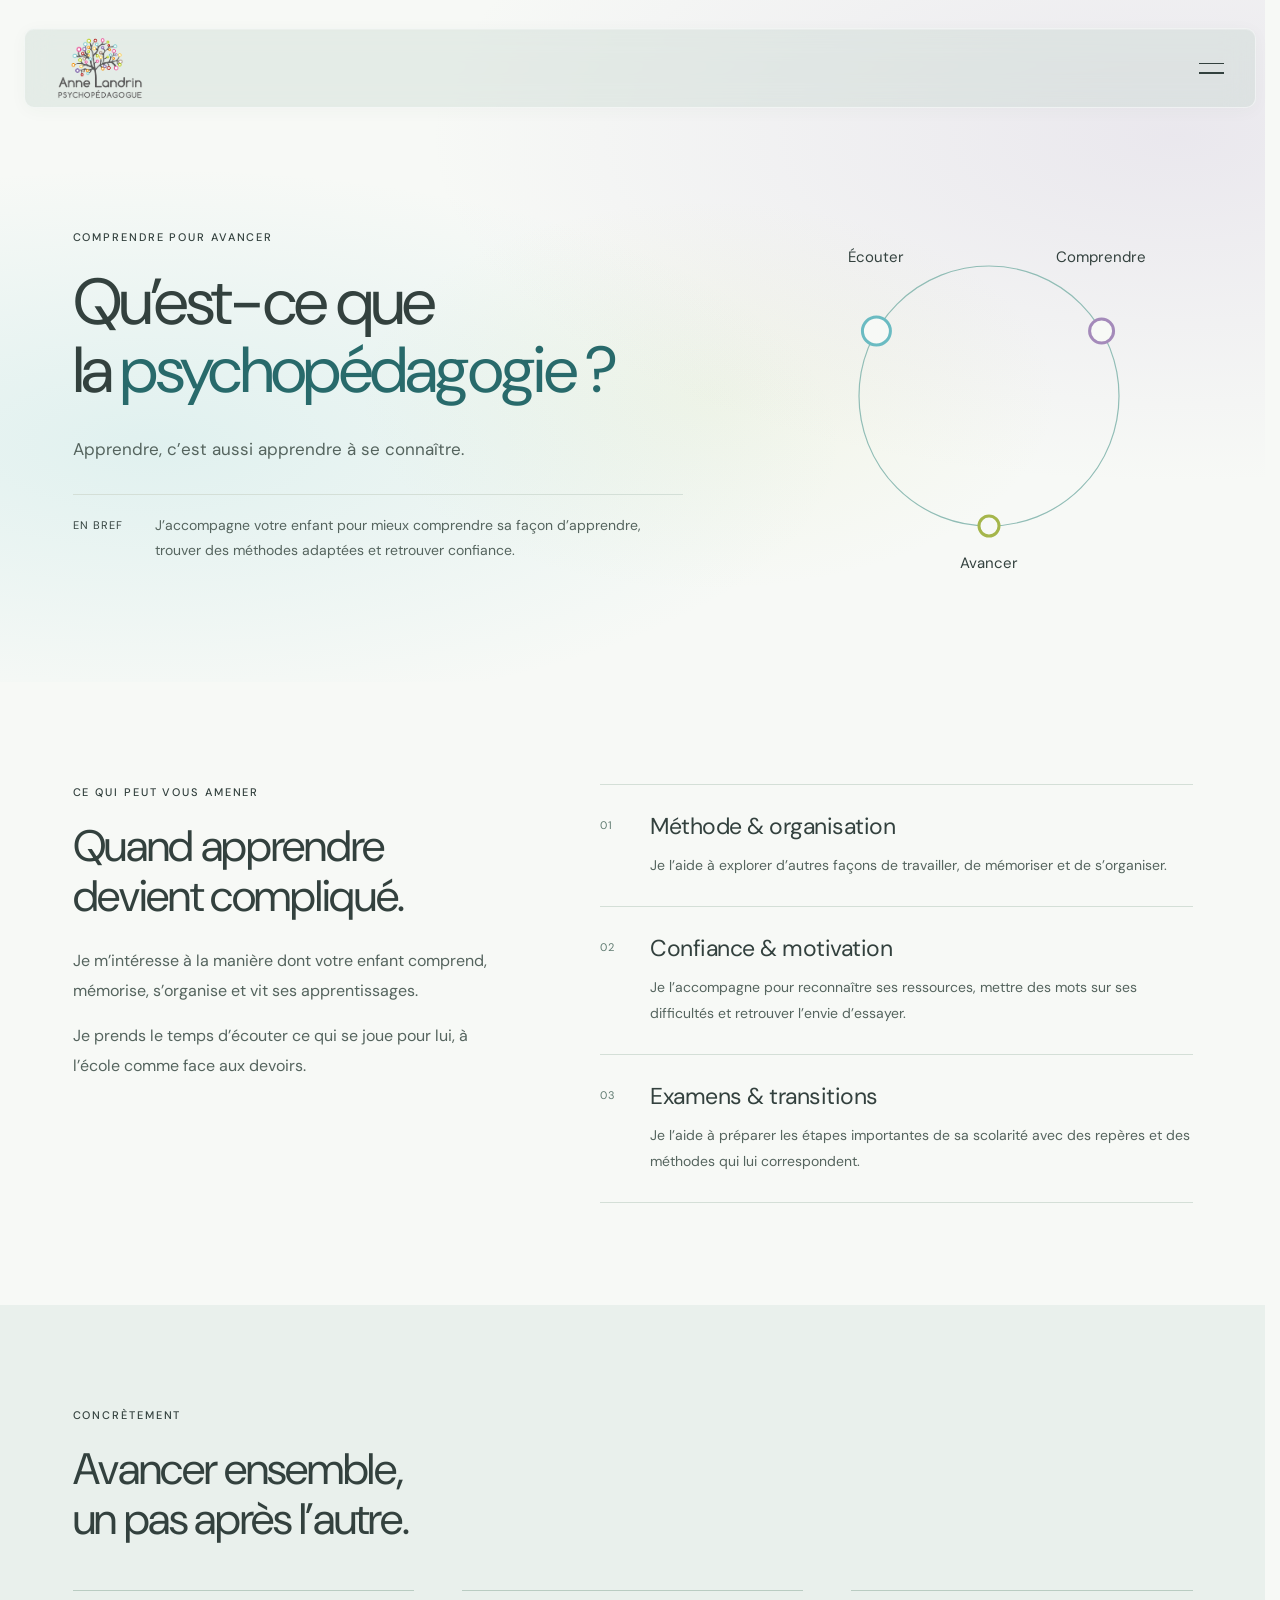
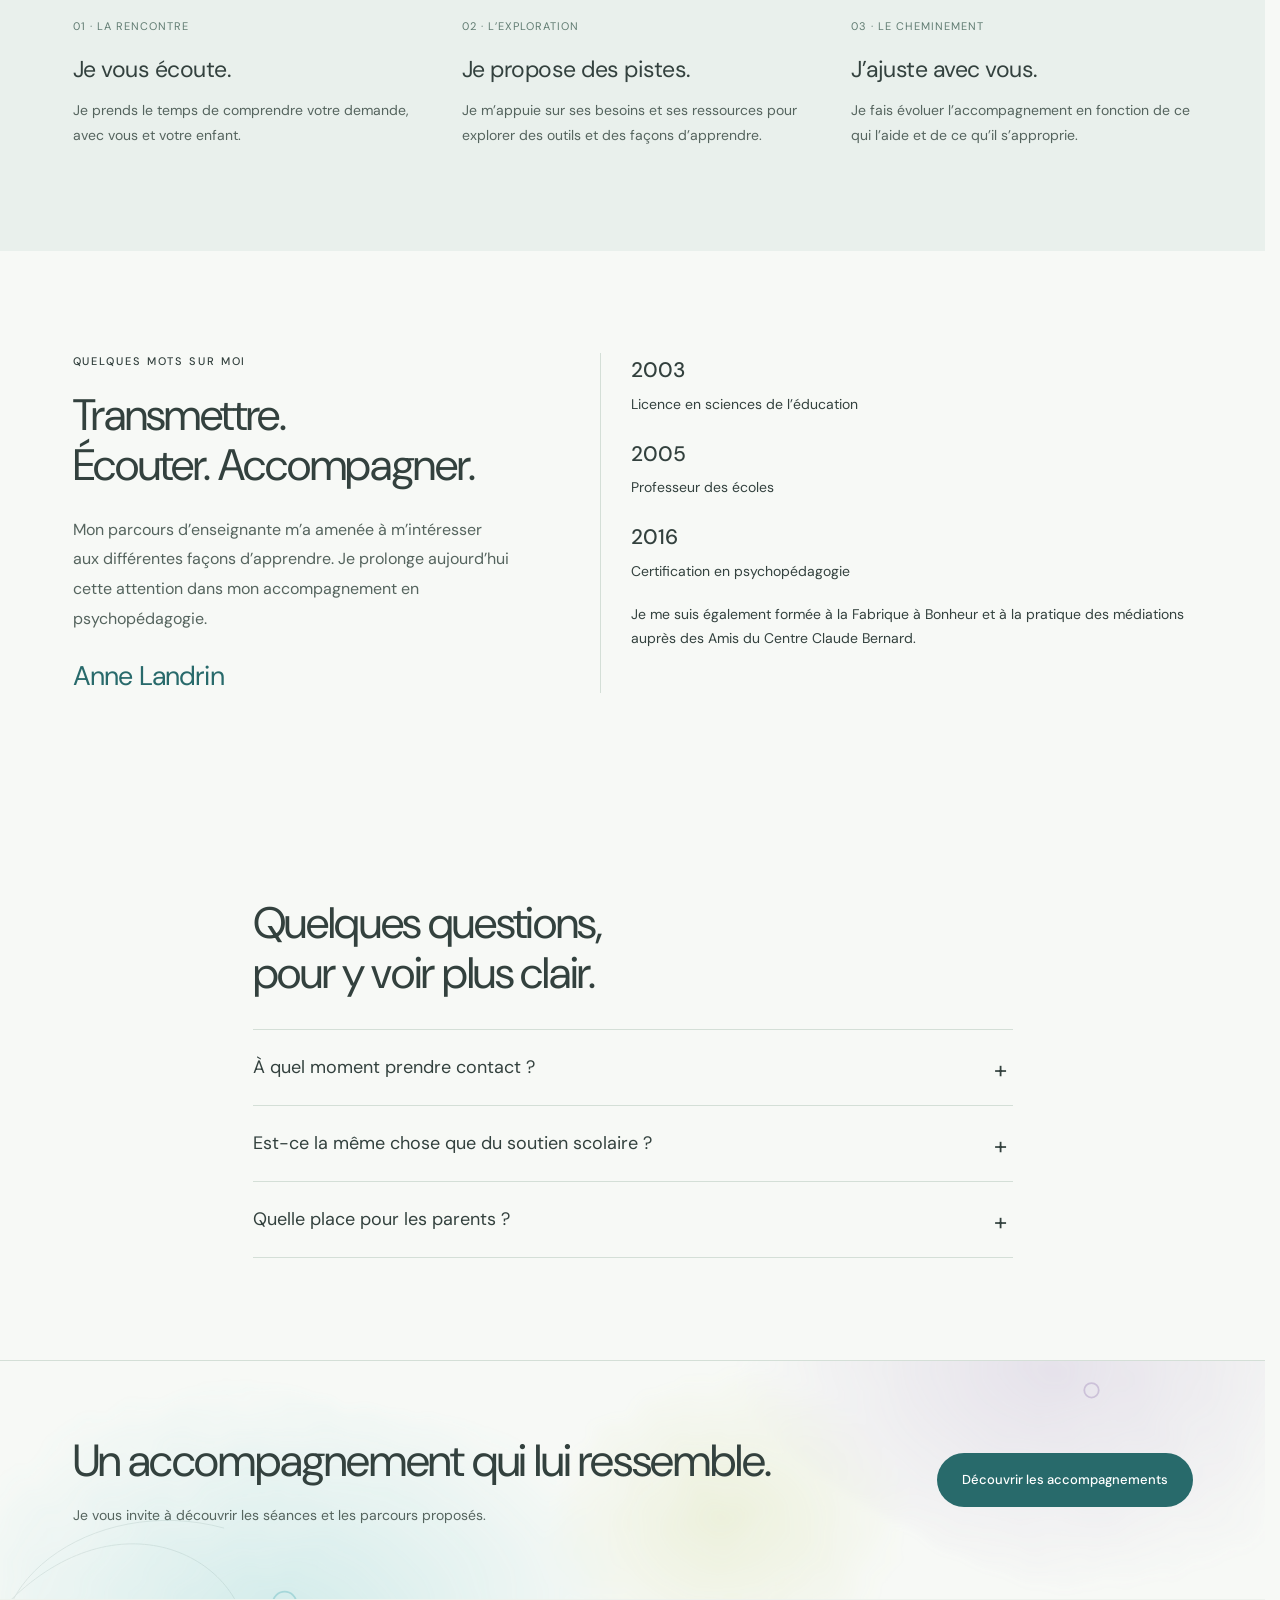
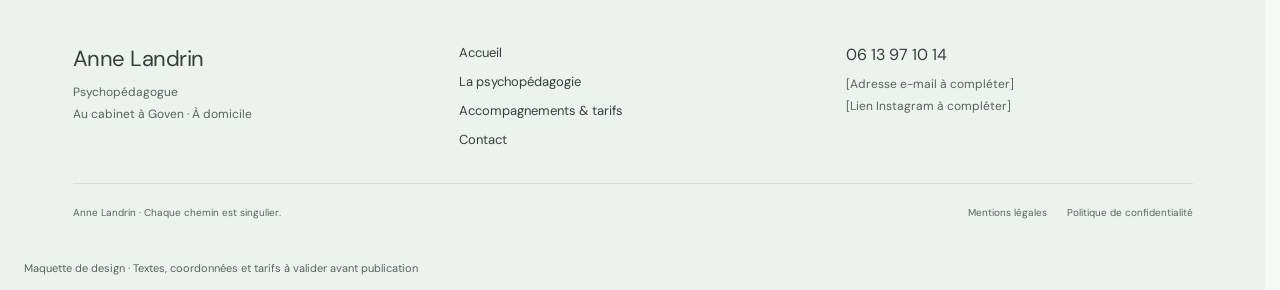
<file: psychopedagogie.html>
<!doctype html>
<html lang="fr"><head>
<!-- Métadonnées de maquette : ✏️ MODIFIABLE — titre et description. Le domaine et les balises de partage seront ajoutés avant publication. -->
<meta charset="utf-8"><meta name="viewport" content="width=device-width, initial-scale=1"><meta name="robots" content="noindex,nofollow">
<title>La psychopédagogie | Anne Landrin à Goven</title><meta name="description" content="Découvrir la psychopédagogie et la façon dont Anne Landrin accompagne les apprentissages, les méthodes et la confiance."><meta name="theme-color" content="#f7f9f6">
<link rel="icon" href="logo.png" type="image/png"><link rel="stylesheet" href="https://fonts.googleapis.com/css2?family=DM+Sans:wght@400;500;600&display=swap"><link rel="stylesheet" href="style.css?v=c4e2445a61"><script src="script.js?v=3c8ea61311" defer></script>
</head><body><div id="al-lumiere-v2"><div class="al-site"><div class="al-page-content"><!-- ✏️ MODIFIABLE : logo et libellés. Le bandeau reste fixe sur toutes les pages. -->
    <a class="al-skip" href="#contenu">Aller au contenu</a>
    <header class="al-header"><a class="al-brand" href="index.html" aria-label="Anne Landrin, accueil"><img class="al-logo" src="logo.png" alt="Anne Landrin, psychopédagogue" width="567" height="425"></a><button class="al-toggle" type="button" id="al-v2-open" aria-label="Ouvrir le menu" aria-expanded="false" aria-controls="al-v2-menu"><span aria-hidden="true"></span><span aria-hidden="true"></span></button></header>
    <noscript><nav class="al-preview-tools" style="padding-top:120px" aria-label="Navigation sans JavaScript"><a href="index.html">Accueil</a><a href="psychopedagogie.html" aria-current="page">La psychopédagogie</a><a href="accompagnements-tarifs.html">Accompagnements &amp; tarifs</a><a href="contact.html">Contact</a></nav></noscript><main id="contenu"><!-- ✏️ MODIFIABLE : titre, définition courte et introduction. -->
<section class="al-page-hero al-orbit-hero"><div class="al-wash" aria-hidden="true"></div><div class="al-container al-page-grid"><div><p class="al-kicker">Comprendre pour avancer</p><h1>Qu’est-ce que<br>la <em>psychopédagogie&nbsp;?</em></h1><p class="al-page-lead">Apprendre, c’est aussi apprendre à se connaître.</p><div class="al-brief"><span>En bref</span><p>J’accompagne votre enfant pour mieux comprendre sa façon d’apprendre, trouver des méthodes adaptées et retrouver confiance.</p></div></div><!-- Composition décorative : trois repères sur un seul cercle. ✏️ MODIFIABLE : mots dans les légendes ; positions coordonnées dans style.css. -->
<div class="al-orbit" aria-hidden="true"><svg viewBox="0 0 400 400" fill="none"><circle cx="200" cy="200" r="130" stroke="#91bdb6" stroke-width="1.2"/><circle cx="87.417" cy="135" r="14" fill="#f7f9f6" stroke="#6abbc2" stroke-width="3"/><circle cx="312.583" cy="135" r="12" fill="#f7f9f6" stroke="#a48aba" stroke-width="3"/><circle cx="200" cy="330" r="10" fill="#f7f9f6" stroke="#a5b64b" stroke-width="3"/></svg><span class="al-orbit-listen">Écouter</span><span class="al-orbit-understand">Comprendre</span><span class="al-orbit-advance">Avancer</span></div></div></section>
<!-- ✏️ MODIFIABLE : situations rencontrées et explications. -->
<section class="al-section"><div class="al-container al-editorial"><div class="al-section-intro"><p class="al-kicker">Ce qui peut vous amener</p><h2>Quand apprendre<br>devient compliqué.</h2><div class="al-prose"><p>Je m’intéresse à la manière dont votre enfant comprend, mémorise, s’organise et vit ses apprentissages.</p><p>Je prends le temps d’écouter ce qui se joue pour lui, à l’école comme face aux devoirs.</p></div></div><div class="al-needs"><article class="al-need"><span class="al-number">01</span><div><h3>Méthode & organisation</h3><p>Je l’aide à explorer d’autres façons de travailler, de mémoriser et de s’organiser.</p></div></article><article class="al-need"><span class="al-number">02</span><div><h3>Confiance & motivation</h3><p>Je l’accompagne pour reconnaître ses ressources, mettre des mots sur ses difficultés et retrouver l’envie d’essayer.</p></div></article><article class="al-need"><span class="al-number">03</span><div><h3>Examens & transitions</h3><p>Je l’aide à préparer les étapes importantes de sa scolarité avec des repères et des méthodes qui lui correspondent.</p></div></article></div></div></section>
<!-- ✏️ MODIFIABLE : déroulement de l'accompagnement en trois étapes. -->
<section class="al-section al-sage"><div class="al-container"><div class="al-step-heading"><p class="al-kicker">Concrètement</p><h2 style="margin-top:20px">Avancer ensemble,<br>un pas après l’autre.</h2></div><div class="al-steps"><article class="al-step"><span class="al-number">01 · LA RENCONTRE</span><h3>Je vous écoute.</h3><p>Je prends le temps de comprendre votre demande, avec vous et votre enfant.</p></article><article class="al-step"><span class="al-number">02 · L’EXPLORATION</span><h3>Je propose des pistes.</h3><p>Je m’appuie sur ses besoins et ses ressources pour explorer des outils et des façons d’apprendre.</p></article><article class="al-step"><span class="al-number">03 · LE CHEMINEMENT</span><h3>J’ajuste avec vous.</h3><p>Je fais évoluer l’accompagnement en fonction de ce qui l’aide et de ce qu’il s’approprie.</p></article></div></div></section>
<!-- ✏️ MODIFIABLE : parcours repris du document fourni, à valider avant publication. -->
<section class="al-section"><div class="al-container al-editorial"><div class="al-section-intro"><p class="al-kicker">Quelques mots sur moi</p><h2>Transmettre.<br>Écouter. Accompagner.</h2><div class="al-prose"><p>Mon parcours d’enseignante m’a amenée à m’intéresser aux différentes façons d’apprendre. Je prolonge aujourd’hui cette attention dans mon accompagnement en psychopédagogie.</p></div><p class="al-signature">Anne Landrin</p></div><div class="al-parcours"><p><strong>2003</strong>Licence en sciences de l’éducation</p><p><strong>2005</strong>Professeur des écoles</p><p><strong>2016</strong>Certification en psychopédagogie</p><p>Je me suis également formée à la Fabrique à Bonheur et à la pratique des médiations auprès des Amis du Centre Claude Bernard.</p></div></div></section>
<!-- ✏️ MODIFIABLE : questions et réponses provisoires. Les accordéons fonctionnent sans JavaScript. --><section class="al-section"><div class="al-container"><div class="al-faq"><h2>Quelques questions,<br>pour y voir plus clair.</h2><details><summary>À quel moment prendre contact ?</summary><div class="al-prose"><p>Lorsque les devoirs deviennent difficiles, que la motivation diminue ou qu’un examen suscite des inquiétudes, je vous propose un premier échange pour comprendre votre demande.</p></div></details><details><summary>Est-ce la même chose que du soutien scolaire ?</summary><div class="al-prose"><p>Je m’intéresse à la façon d’apprendre, aux méthodes et à la confiance. Je pars des besoins de votre enfant pour l’aider à construire des repères qu’il pourra réutiliser.</p></div></details><details><summary>Quelle place pour les parents ?</summary><div class="al-prose"><p>Je vous associe au premier échange et à la définition des objectifs. Je prends en compte vos questions et ce que vous observez au quotidien.</p></div></details></div></div></section><!-- ✏️ MODIFIABLE : invitation de fin de page et lien vers le contact. -->
    <section class="al-closing"><div class="al-wash" aria-hidden="true"></div><div class="al-container"><div><h2>Un accompagnement qui lui ressemble.</h2><p>Je vous invite à découvrir les séances et les parcours proposés.</p></div><a class="al-action" href="accompagnements-tarifs.html">Découvrir les accompagnements</a></div></section></main><!-- ✏️ MODIFIABLE : pied de page partagé, coordonnées et liens sociaux à compléter. -->
    <footer class="al-footer"><div class="al-container"><div class="al-footer-grid"><div><div class="al-footer-name">Anne Landrin</div><p>Psychopédagogue<br>Au cabinet à Goven · À domicile</p></div><nav aria-label="Navigation de pied de page"><a href="index.html">Accueil</a><a href="psychopedagogie.html" aria-current="page">La psychopédagogie</a><a href="accompagnements-tarifs.html">Accompagnements &amp; tarifs</a><a href="contact.html">Contact</a></nav><div><a href="tel:+33613971014">06 13 97 10 14</a><p>[Adresse e-mail à compléter]<br>[Lien Instagram à compléter]</p></div></div><div class="al-footer-meta"><span>Anne Landrin · Chaque chemin est singulier.</span><div><a href="mentions-legales.html">Mentions légales</a><a href="politique-confidentialite.html">Politique de confidentialité</a></div></div></div></footer>
<!-- Annotation hors du contenu commercial : textes et données encore à valider dans cette étude de design. -->
<div class="al-preview-tools"><span>Maquette de design · Textes, coordonnées et tarifs à valider avant publication</span><span class="al-sr-only" id="al-v2-status" aria-live="polite"></span></div></div><!-- Navigation latérale : modifier les destinations dans les liens ci-dessous. -->
    <div class="al-shade" id="al-v2-shade" aria-hidden="true" hidden></div>
    <aside class="al-drawer" id="al-v2-menu" role="dialog" aria-modal="true" aria-label="Menu principal" hidden><div class="al-drawer-header"><img class="al-logo" src="logo.png" alt="Anne Landrin, psychopédagogue" width="567" height="425"><button class="al-toggle al-close" id="al-v2-close" type="button" aria-label="Fermer le menu"><span aria-hidden="true"></span><span aria-hidden="true"></span></button></div>
    <nav aria-label="Navigation principale"><a href="index.html"><span class="al-menu-label">Accueil</span></a><a href="psychopedagogie.html" aria-current="page"><span class="al-menu-label">La psychopédagogie</span></a><a href="accompagnements-tarifs.html"><span class="al-menu-label">Accompagnements &amp; tarifs</span></a><a href="contact.html"><span class="al-menu-label">Contact</span></a></nav><div class="al-drawer-bottom"><p class="al-location"><span class="al-dot" aria-hidden="true"></span>Au cabinet à Goven · À domicile</p><a class="al-action" href="contact.html">Prendre rendez-vous</a><p class="al-drawer-footer">Anne Landrin<br>Psychopédagogue</p></div></aside></div></div></body></html>
</file>
<file: style.css>
/* ✏️ MODIFIABLE : couleurs, transparence et typographie de cette direction visuelle. */
:root { --al-paper:#f7f9f6; --al-section:#e9f0ec; --al-ink:#33413e; --al-muted:#55645e; --al-teal:#286a6b; --al-cyan:#69bfc7; --al-plum:#8b73a6; --al-lime:#a9b941; --al-glass:.32; --al-blur:14px; --al-font:'DM Sans',Arial,sans-serif; color-scheme:light; width:100%; font-family:var(--al-font); }
#al-lumiere-v2 * { box-sizing:border-box; }
#al-lumiere-v2 [hidden] { display:none!important; }
#al-lumiere-v2 .al-site { position:relative; isolation:isolate; background:var(--al-paper); color:var(--al-ink); overflow:clip; }
#al-lumiere-v2 h1,#al-lumiere-v2 h2,#al-lumiere-v2 h3,#al-lumiere-v2 p { margin:0; }
#al-lumiere-v2 a { text-decoration:none; color:inherit; }
#al-lumiere-v2 button { font:inherit; }
#al-lumiere-v2 .al-action { display:inline-flex; align-items:center; justify-content:center; gap:24px; padding:16px 24px; border:1px solid transparent; border-radius:999px; background:var(--al-teal); color:#fff; font-size:13px; font-weight:500; line-height:1.5; }
#al-lumiere-v2 .al-action:hover { background:#205c5d; }
#al-lumiere-v2 .al-kicker { font-size:11px; line-height:1.5; font-weight:500; letter-spacing:1.9px; text-transform:uppercase; }
#al-lumiere-v2 .al-sr-only { position:absolute; width:1px; height:1px; padding:0; margin:-1px; overflow:hidden; clip-path:inset(50%); white-space:nowrap; }
/* Bandeau : aucune rubrique visible avant ouverture. Le PNG transparent fourni est seulement cadré sur ses marges. */
#al-lumiere-v2 .al-header { position:fixed; left:24px; right:24px; top:28px; z-index:5; height:80px; padding:7px 20px 7px 16px; display:flex; align-items:center; justify-content:space-between; border:1px solid rgba(255,255,255,.52); border-radius:10px; background:rgba(190,207,199,var(--al-glass)); backdrop-filter:blur(var(--al-blur)); -webkit-backdrop-filter:blur(var(--al-blur)); box-shadow:0 3px 17px rgba(45,75,61,.035),inset 0 1px 0 rgba(255,255,255,.22); }
#al-lumiere-v2 .al-logo { display:block; width:118px; height:66px; object-fit:cover; object-position:center;  }
#al-lumiere-v2 .al-toggle { display:flex; flex-direction:column; justify-content:center; align-items:center; gap:8px; width:48px; height:48px; padding:0; border:0; background:transparent; color:var(--al-ink); }
#al-lumiere-v2 .al-toggle span { display:block; width:25px; height:1.5px; background:currentColor; }
/* Les liens arrivent sous le bandeau fixe, avec une marge de lecture. */
#al-lumiere-v2 main > section[id] { scroll-margin-top:132px; }
/* Accueil : ✏️ MODIFIABLE — titre, courte présentation, bouton et lieu. */
#al-lumiere-v2 .al-hero { position:relative; min-height:745px; padding:183px 30px 205px; overflow:hidden; background:var(--al-paper); }
#al-lumiere-v2 .al-hero-copy { position:relative; z-index:2; text-align:center; max-width:790px; margin:0 auto; }
#al-lumiere-v2 .al-hero h1 { font-size:clamp(39px,6.25vw,64px); line-height:1.08; letter-spacing:-2.8px; font-weight:400; margin:25px auto 22px; }
#al-lumiere-v2 .al-hero h1 em { color:var(--al-teal); font-style:normal; }
#al-lumiere-v2 .al-hero .al-lead { max-width:440px; margin:0 auto 28px; color:var(--al-muted); font-size:15px; line-height:1.8; }
#al-lumiere-v2 .al-location { margin-top:19px; font-size:11px; line-height:1.6; color:var(--al-muted); }
#al-lumiere-v2 .al-dot { display:inline-block; width:7px; height:7px; border:2px solid var(--al-cyan); border-radius:50%; margin-right:8px; vertical-align:middle; }
/* Cercles d'ambiance : l'anneau supérieur passe derrière le bandeau pour rendre la transparence visible. */
#al-lumiere-v2 .al-ambient { position:absolute; border-radius:50%; pointer-events:none; }
#al-lumiere-v2 .al-ambient.a { width:460px; height:460px; left:-292px; top:-166px; border:36px solid rgba(105,191,199,.12); }
#al-lumiere-v2 .al-ambient.b { width:210px; height:210px; right:-125px; top:315px; border:1px solid rgba(139,115,166,.4); }
#al-lumiere-v2 .al-ambient.c { width:77px; height:77px; right:10%; top:150px; border:1px solid rgba(169,185,65,.45); }
#al-lumiere-v2 .al-ambient.d { width:16px; height:16px; left:11%; top:457px; border:3px solid rgba(105,191,199,.6); }
/* Jonction circulaire : disques en quinconce, de la couleur de la section suivante. Les textes restent au-dessus. */
#al-lumiere-v2 .al-transition { position:absolute; z-index:1; bottom:-1px; left:0; right:0; height:166px; clip-path:inset(-200px 0 0 0); pointer-events:none; }
#al-lumiere-v2 .al-transition-base { position:absolute; left:0; right:0; bottom:0; height:28px; background:var(--al-section); }
#al-lumiere-v2 .al-disc { position:absolute; bottom:var(--al-y); left:var(--al-x); width:var(--al-size); aspect-ratio:1; border-radius:50%; background:var(--al-section); transform-origin:center 85%; will-change:transform; }
#al-lumiere-v2 .al-outline { position:absolute; width:var(--al-ring-size); aspect-ratio:1; left:var(--al-ring-x); top:var(--al-ring-y); border:2px solid var(--al-ring-color); border-radius:50%; opacity:.64; }
/* Section inspirée de la composition demandée : image à gauche, texte à droite. */
#al-lumiere-v2 .al-approach { padding:36px 44px 66px; background:var(--al-section); }
#al-lumiere-v2 .al-split { display:grid; grid-template-columns:1fr 1fr; gap:46px; align-items:center; max-width:1120px; margin:0 auto; }
#al-lumiere-v2 .al-photo { margin:0; }
#al-lumiere-v2 .al-photo img { display:block; width:100%; height:auto; aspect-ratio:1; object-fit:cover; object-position:center 64%; border-radius:2px; }
#al-lumiere-v2 .al-photo figcaption { margin-top:11px; color:var(--al-muted); font-size:11px; line-height:1.6; }
#al-lumiere-v2 .al-copy { padding-bottom:25px; }
#al-lumiere-v2 .al-copy .al-kicker { color:#4a6d65; }
#al-lumiere-v2 .al-copy h2 { max-width:420px; margin:20px 0 24px; font-size:clamp(30px,3.65vw,39px); font-weight:400; line-height:1.15; letter-spacing:-1.2px; }
#al-lumiere-v2 .al-copy p { max-width:390px; color:var(--al-muted); font-size:14px; line-height:1.85; }
#al-lumiere-v2 .al-copy p + p { margin-top:14px; }
#al-lumiere-v2 .al-copy .al-action { margin-top:27px; }
/* Entrées des trois publics : ✏️ MODIFIABLE — intitulés et liens lors de l'intégration du site. */
#al-lumiere-v2 .al-offers { padding:46px 44px 51px; background:var(--al-paper); }
#al-lumiere-v2 .al-offer-top { display:flex; align-items:baseline; justify-content:space-between; gap:20px; margin-bottom:29px; }
#al-lumiere-v2 .al-offer-top h2 { font-size:26px; line-height:1.25; font-weight:400; letter-spacing:-.7px; }
#al-lumiere-v2 .al-offer-top p { font-size:11px; color:var(--al-muted); }
#al-lumiere-v2 .al-offer-grid { display:grid; grid-template-columns:repeat(3,1fr); gap:28px; }
#al-lumiere-v2 .al-offer { padding-top:19px; border-top:1px solid #d3dfd7; }
#al-lumiere-v2 .al-offer .al-kicker { letter-spacing:1px; font-size:10px; color:var(--al-muted); }
#al-lumiere-v2 .al-offer h3 { display:flex; justify-content:space-between; gap:10px; font-size:18px; line-height:1.4; font-weight:400; margin-top:10px; }
#al-lumiere-v2 .al-offer p { font-size:12px; line-height:1.7; color:var(--al-muted); margin-top:12px; }
/* Contact d'étude : ✏️ MODIFIABLE — les coordonnées devront être renseignées avant toute mise en ligne. */
#al-lumiere-v2 .al-contact { display:flex; justify-content:space-between; gap:20px; align-items:center; padding:29px 44px; border-top:1px solid #d3dfd7; background:var(--al-paper); }
#al-lumiere-v2 .al-contact h2 { font-size:22px; font-weight:400; line-height:1.35; }
#al-lumiere-v2 .al-contact p { margin-top:7px; font-size:12px; line-height:1.6; color:var(--al-muted); }
#al-lumiere-v2 .al-contact .al-placeholder { text-align:right; font-size:12px; line-height:1.8; }
/* Menu latéral : navigation cachée à l'ouverture de la maquette, affichée uniquement par les deux barres. */
#al-lumiere-v2 .al-shade { position:fixed; z-index:20; inset:0; background:rgba(29,45,37,.20); backdrop-filter:blur(1.5px); -webkit-backdrop-filter:blur(1.5px); }
#al-lumiere-v2 .al-drawer { position:fixed; z-index:30; top:0; right:0; width:350px; max-width:calc(100% - 18px); height:100dvh; min-height:0; overflow-y:auto; overscroll-behavior:contain; padding:28px 27px 30px; display:flex; flex-direction:column; border-left:1px solid rgba(255,255,255,.65); background:rgba(247,251,247,.91); backdrop-filter:blur(28px); -webkit-backdrop-filter:blur(28px); color:var(--al-ink); box-shadow:-14px 0 60px rgba(35,58,44,.10); }
#al-lumiere-v2 .al-drawer-header { flex-shrink:0; display:flex; align-items:center; justify-content:space-between; height:80px; margin-bottom:35px; }
#al-lumiere-v2 .al-close { gap:0; }
#al-lumiere-v2 .al-close span:first-child { transform:translateY(.75px) rotate(45deg); }
#al-lumiere-v2 .al-close span:last-child { transform:translateY(-.75px) rotate(-45deg); }
#al-lumiere-v2 .al-drawer nav { flex-shrink:0; display:flex; flex-direction:column; gap:3px; }
#al-lumiere-v2 .al-drawer nav a { display:flex; align-items:center; justify-content:space-between; min-height:59px; gap:15px; padding:13px 3px; border-bottom:1px solid rgba(63,92,71,.12); font-size:16px; line-height:1.45; }
#al-lumiere-v2 .al-drawer nav a:hover { color:var(--al-teal); }
#al-lumiere-v2 .al-drawer nav span { font-size:19px; }
#al-lumiere-v2 .al-drawer-bottom { flex-shrink:0; margin-top:auto; padding-top:35px; }
#al-lumiere-v2 .al-drawer-bottom .al-location { margin:0 0 18px; }
#al-lumiere-v2 .al-drawer-bottom .al-action { display:flex; width:100%; border-radius:8px; }
#al-lumiere-v2 .al-drawer-footer { margin-top:19px; font-size:11px; line-height:1.7; color:var(--al-muted); }
/* Mobile : visuel puis texte, et panneau droit presque pleine largeur. */
@media(max-width:700px) {
  #al-lumiere-v2 .al-header { left:15px; right:15px; top:24px; padding-left:10px; padding-right:12px; height:76px; }
  #al-lumiere-v2 .al-logo { width:109px; height:61px; }
  #al-lumiere-v2 .al-hero { min-height:740px; padding:174px 25px 200px; }
  #al-lumiere-v2 .al-hero h1 { font-size:47px; letter-spacing:-2px; }
  #al-lumiere-v2 .al-hero .al-lead { font-size:14px; }
  #al-lumiere-v2 .al-ambient.c { width:45px; height:45px; top:123px; right:12%; }
  #al-lumiere-v2 .al-ambient.d { top:536px; }
  #al-lumiere-v2 .al-transition { height:130px; }
  #al-lumiere-v2 .al-disc { width:calc(var(--al-size) * 1.9); bottom:calc(var(--al-y) * .65); }
  #al-lumiere-v2 .al-outline { width:calc(var(--al-ring-size) * .72); top:calc(var(--al-ring-y) * .8); }
  #al-lumiere-v2 .al-split { grid-template-columns:1fr; gap:33px; }
  #al-lumiere-v2 .al-approach { padding:22px 25px 38px; }
  #al-lumiere-v2 .al-photo img { aspect-ratio:1.15; }
  #al-lumiere-v2 .al-copy { padding:0; }
  #al-lumiere-v2 .al-copy h2 { font-size:35px; max-width:450px; }
  #al-lumiere-v2 .al-copy p { max-width:500px; }
  #al-lumiere-v2 .al-offers { padding:35px 25px; }
  #al-lumiere-v2 .al-offer-top { display:block; }
  #al-lumiere-v2 .al-offer-top p { margin-top:10px; }
  #al-lumiere-v2 .al-offer-grid { grid-template-columns:1fr; gap:25px; }
  #al-lumiere-v2 .al-contact { display:block; padding:27px 25px; }
  #al-lumiere-v2 .al-contact .al-placeholder { margin-top:18px; text-align:left; }
  #al-lumiere-v2 .al-drawer { min-height:0; padding:24px 22px; }
  #al-lumiere-v2 .al-drawer-header { height:76px; }
}
@media(max-width:380px) {
  #al-lumiere-v2 .al-hero h1 { font-size:41px; letter-spacing:-1.8px; }
  #al-lumiere-v2 .al-hero { padding-left:21px; padding-right:21px; }
  #al-lumiere-v2 .al-kicker { letter-spacing:1.3px; }
  #al-lumiere-v2 .al-copy h2 { font-size:31px; }
}
@media(prefers-reduced-motion:reduce) { #al-lumiere-v2 .al-disc { will-change:auto; } }

/* ✏️ MODIFIABLE : base commune, échelle typographique et marges des quatre maquettes. */
html{margin:0;scrollbar-gutter:stable;scroll-behavior:smooth}body{margin:0;background:var(--al-paper);font-family:var(--al-font);color:var(--al-ink)}
:root{--al-rose:#c789a8;--al-line:#d4dfd7;--al-space:clamp(64px,8vw,112px);--al-max:1120px}
#al-lumiere-v2{color:var(--al-ink)}#al-lumiere-v2 button{cursor:pointer}#al-lumiere-v2 a,#al-lumiere-v2 button{-webkit-tap-highlight-color:transparent}
#al-lumiere-v2 :focus-visible{outline:2px solid var(--al-teal);outline-offset:5px}#al-lumiere-v2 .al-action{min-height:48px;transition:background .2s,box-shadow .2s}#al-lumiere-v2 .al-action:hover{box-shadow:0 4px 22px #286a6b14}
#al-lumiere-v2 .al-container{width:min(var(--al-max),calc(100% - 88px));margin-inline:auto}#al-lumiere-v2 .al-section{padding-block:var(--al-space);position:relative}
#al-lumiere-v2 .al-section h2{font-size:clamp(30px,3.8vw,44px);font-weight:400;letter-spacing:-1.3px;line-height:1.15}#al-lumiere-v2 .al-section h3{font-size:23px;line-height:1.3;font-weight:400;letter-spacing:-.5px}
#al-lumiere-v2 .al-prose{font-size:16px;line-height:1.85;color:var(--al-muted)}#al-lumiere-v2 .al-prose p+p{margin-top:16px}#al-lumiere-v2 .al-text-link{display:inline-block;border-bottom:1px solid #779b91;padding-bottom:4px;font-size:14px;line-height:1.6}#al-lumiere-v2 .al-text-link:hover{color:var(--al-teal)}
#al-lumiere-v2 .al-skip{position:fixed;z-index:100;top:-80px;left:24px;background:white;padding:15px}#al-lumiere-v2 .al-skip:focus{top:8px}#al-lumiere-v2 [id]{scroll-margin-top:140px}
/* Décors inspirés des publications : lavis pâle et contours fins, toujours hors des zones de lecture. */
#al-lumiere-v2 .al-wash{position:absolute;inset:0;background:url('lavis.svg') center/cover no-repeat;pointer-events:none;z-index:0}#al-lumiere-v2 .al-wash-hero{inset:-35px -80px -40px;opacity:.9}
#al-lumiere-v2 .al-ambient.a{border-width:1px;border-color:#69bfc74d;left:-225px;top:-190px}#al-lumiere-v2 .al-ambient.b{right:-135px;top:280px}#al-lumiere-v2 .al-ambient.c{border-color:#a9b94166;top:160px;right:12%}#al-lumiere-v2 .al-ambient.d{left:9%}
#al-lumiere-v2 .al-page-hero{padding:196px 0 86px;position:relative;overflow:hidden}#al-lumiere-v2 .al-page-hero .al-container{position:relative;z-index:1}#al-lumiere-v2 .al-page-hero h1{font-size:clamp(44px,5.6vw,70px);font-weight:400;line-height:1.05;letter-spacing:-2.7px;max-width:790px;margin:23px 0 29px}#al-lumiere-v2 .al-page-hero h1 em{color:var(--al-teal);font-style:normal}#al-lumiere-v2 .al-page-lead{max-width:580px;font-size:17px;line-height:1.8;color:var(--al-muted)}
#al-lumiere-v2 .al-page-grid{display:grid;grid-template-columns:1.3fr .8fr;gap:50px;align-items:center}#al-lumiere-v2 .al-brief{max-width:610px;margin-top:30px;padding:18px 0 0;border-top:1px solid var(--al-line);display:grid;grid-template-columns:64px 1fr;gap:18px}#al-lumiere-v2 .al-brief span{font-size:11px;letter-spacing:1px;text-transform:uppercase;padding-top:5px}#al-lumiere-v2 .al-brief p{font-size:14px;line-height:1.8;color:var(--al-muted)}
/* Accueil : ✏️ MODIFIABLE — un seul court paragraphe remplace les anciennes cartes par âge. */
#al-lumiere-v2 .al-path-note{overflow:hidden;text-align:center;padding-block:104px}#al-lumiere-v2 .al-path-note .al-container{position:relative;z-index:1}#al-lumiere-v2 .al-path-note h2{font-size:13px;letter-spacing:1.5px;text-transform:uppercase;margin-bottom:27px}#al-lumiere-v2 .al-path-note p{max-width:760px;margin:0 auto;font-size:clamp(25px,3vw,35px);line-height:1.5;letter-spacing:-.8px}#al-lumiere-v2 .al-path-note .al-text-link{margin-top:30px}
/* Psychopédagogie : composition d'anneaux et de mots, sans flèche ni pictogramme médical. */
/* Un cercle unique ; les légendes restent à distance des petits ronds et de la ligne principale. */
#al-lumiere-v2 .al-orbit{position:relative;width:100%;max-width:400px;min-height:0;aspect-ratio:1;margin-inline:auto}
#al-lumiere-v2 .al-orbit svg{position:absolute;inset:0;width:100%;height:100%;overflow:visible}
#al-lumiere-v2 .al-orbit span{position:absolute;font-size:15px;line-height:1.5;color:var(--al-ink);white-space:nowrap;text-align:center}
#al-lumiere-v2 .al-orbit-listen{left:21.85425%;top:18%;transform:translate(-50%,-100%)}
#al-lumiere-v2 .al-orbit-understand{left:78.14575%;top:18%;transform:translate(-50%,-100%)}
#al-lumiere-v2 .al-orbit-advance{left:50%;top:89%;transform:translateX(-50%)}
#al-lumiere-v2 .al-editorial{display:grid;grid-template-columns:.85fr 1.15fr;gap:90px}#al-lumiere-v2 .al-section-intro .al-kicker{margin-bottom:20px}#al-lumiere-v2 .al-section-intro .al-prose{margin-top:24px}#al-lumiere-v2 .al-needs{border-top:1px solid var(--al-line)}#al-lumiere-v2 .al-need{display:grid;grid-template-columns:30px 1fr;gap:20px;padding:27px 0;border-bottom:1px solid var(--al-line)}#al-lumiere-v2 .al-number{font-size:11px;letter-spacing:1px;color:#617c72;padding-top:6px}#al-lumiere-v2 .al-need p{font-size:14px;line-height:1.85;color:var(--al-muted);margin-top:11px}
#al-lumiere-v2 .al-sage{background:var(--al-section)}#al-lumiere-v2 .al-step-heading{max-width:600px;margin-bottom:45px}#al-lumiere-v2 .al-steps{display:grid;grid-template-columns:repeat(3,1fr);gap:48px}#al-lumiere-v2 .al-step{border-top:1px solid #b9ccc2;padding-top:23px}#al-lumiere-v2 .al-step h3{margin:20px 0 13px}#al-lumiere-v2 .al-step p{font-size:14px;line-height:1.8;color:var(--al-muted)}
#al-lumiere-v2 .al-signature{font-size:27px;letter-spacing:-.8px;color:var(--al-teal);margin-top:25px}#al-lumiere-v2 .al-parcours{border-left:1px solid var(--al-line);padding-left:30px}#al-lumiere-v2 .al-parcours p{margin-bottom:20px;font-size:14px;line-height:1.7}#al-lumiere-v2 .al-parcours strong{display:block;font-weight:500;font-size:21px;margin-bottom:4px}
/* Questions : accordéons HTML natifs. Modifier les questions et réponses dans chaque page. */
#al-lumiere-v2 .al-faq{max-width:760px;margin:0 auto}#al-lumiere-v2 .al-faq h2{margin-bottom:30px}#al-lumiere-v2 details{border-top:1px solid var(--al-line);padding:0}#al-lumiere-v2 details:last-child{border-bottom:1px solid var(--al-line)}#al-lumiere-v2 summary{position:relative;cursor:pointer;list-style:none;padding:24px 40px 24px 0;font-size:18px;line-height:1.5}#al-lumiere-v2 summary::-webkit-details-marker{display:none}#al-lumiere-v2 summary::after{content:'+';position:absolute;right:6px;top:22px;font-size:24px;font-weight:400}#al-lumiere-v2 details[open] summary::after{content:'−'}#al-lumiere-v2 details .al-prose{font-size:14px;padding:0 30px 26px 0}
/* Accompagnements : rubriques éditoriales, tarifs dans un tableau lisible sans interaction. */
#al-lumiere-v2 .al-page-nav{display:flex;flex-wrap:wrap;gap:12px;margin-top:37px}#al-lumiere-v2 .al-page-nav a{border:1px solid #b9cbc1;border-radius:50px;padding:10px 20px;font-size:13px;background:#ffffff4d}#al-lumiere-v2 .al-page-nav a:hover{background:white}
#al-lumiere-v2 .al-audience{padding:55px 0;border-top:1px solid var(--al-line);display:grid;grid-template-columns:80px .9fr 1fr;gap:35px}#al-lumiere-v2 .al-audience:last-child{border-bottom:1px solid var(--al-line)}#al-lumiere-v2 .al-audience h2{font-size:32px}#al-lumiere-v2 .al-audience .al-kicker{margin-bottom:15px}#al-lumiere-v2 .al-audience .al-prose{font-size:15px}#al-lumiere-v2 .al-ring-number{border:1px solid #70b9bd;width:57px;height:63px;border-radius:52% 48% 47% 53%;display:grid;place-items:center;font-size:12px;transform:rotate(-9deg)}#al-lumiere-v2 .al-audience:nth-child(2) .al-ring-number{border-color:#ad97be}#al-lumiere-v2 .al-audience:nth-child(3) .al-ring-number{border-color:#a7b775}
#al-lumiere-v2 .al-workshops{display:grid;grid-template-columns:1fr 1fr;gap:70px;margin-top:45px}#al-lumiere-v2 .al-workshop{border-top:1px solid #bdcfc5;padding-top:25px}#al-lumiere-v2 .al-workshop h3{margin:17px 0}#al-lumiere-v2 .al-workshop p{font-size:14px;line-height:1.8;color:var(--al-muted)}#al-lumiere-v2 .al-workshop .al-meta{margin-top:20px;font-size:12px;color:var(--al-ink)}
#al-lumiere-v2 .al-price-heading{display:flex;justify-content:space-between;align-items:end;gap:35px;margin-bottom:40px}#al-lumiere-v2 .al-price-heading p{max-width:250px;font-size:13px;line-height:1.7;color:var(--al-muted)}#al-lumiere-v2 .al-table-wrap{overflow-x:auto}#al-lumiere-v2 table{width:100%;border-collapse:collapse;text-align:left;font-size:15px}#al-lumiere-v2 caption{text-align:left;font-size:12px;color:var(--al-muted);padding-bottom:17px}#al-lumiere-v2 th{font-size:10px;letter-spacing:1.4px;text-transform:uppercase;font-weight:500;color:var(--al-muted);padding:15px 0;border-bottom:1px solid #aebfb5}#al-lumiere-v2 td{padding:25px 0;border-bottom:1px solid var(--al-line);vertical-align:top}#al-lumiere-v2 td:first-child{width:56%;padding-right:24px}#al-lumiere-v2 td:nth-child(2){width:25%;font-size:13px;line-height:1.6;padding-right:20px}#al-lumiere-v2 th:last-child,#al-lumiere-v2 td:last-child{text-align:right;white-space:nowrap}#al-lumiere-v2 td:last-child{font-size:22px;letter-spacing:-.5px}#al-lumiere-v2 td small{display:block;font-size:12px;line-height:1.7;color:var(--al-muted);margin-top:7px}#al-lumiere-v2 .al-price-note{font-size:12px;color:var(--al-muted);line-height:1.8;margin-top:22px}
/* Contact : ✏️ MODIFIABLE — coordonnées et champs. La maquette conserve les données uniquement dans le navigateur. */
#al-lumiere-v2 .al-contact-layout{display:grid;grid-template-columns:1fr 1fr;gap:90px;align-items:start}#al-lumiere-v2 .al-phone{display:inline-block;margin:34px 0 14px;font-size:clamp(26px,3vw,37px);letter-spacing:-.9px;border-bottom:1px solid #7aaba2;padding-bottom:6px}#al-lumiere-v2 .al-contact-copy h1{font-size:clamp(44px,5vw,66px)}#al-lumiere-v2 .al-contact-copy .al-page-lead{font-size:16px}#al-lumiere-v2 .al-missing{color:var(--al-muted);font-size:13px;line-height:1.8}#al-lumiere-v2 .al-place-line{margin-top:37px;font-size:13px;line-height:1.8}#al-lumiere-v2 .al-place-line strong{font-weight:500}
#al-lumiere-v2 .al-form{padding:34px 36px 36px;background:#ffffff75;border:1px solid #ffffffb3;border-radius:3px;box-shadow:0 10px 50px #607d6c06}#al-lumiere-v2 .al-form h2{font-size:26px;font-weight:400;letter-spacing:-.6px;margin-bottom:10px}#al-lumiere-v2 .al-form-note{font-size:12px;line-height:1.75;color:var(--al-muted);margin-bottom:24px}#al-lumiere-v2 .al-field{margin-top:19px}#al-lumiere-v2 .al-field label{display:block;font-size:12px;margin-bottom:9px}#al-lumiere-v2 .al-field input,#al-lumiere-v2 .al-field textarea{display:block;width:100%;border:0;border-bottom:1px solid #aebeb5;background:#ffffff33;border-radius:0;padding:11px 8px;font:inherit;font-size:14px;line-height:1.6;color:var(--al-ink)}#al-lumiere-v2 .al-field textarea{min-height:95px;resize:vertical}#al-lumiere-v2 .al-consent{display:flex;align-items:flex-start;gap:10px;font-size:11px;line-height:1.7;color:var(--al-muted);margin-top:22px}#al-lumiere-v2 .al-consent input{accent-color:var(--al-teal);margin-top:4px}#al-lumiere-v2 .al-consent a{text-decoration:underline}#al-lumiere-v2 .al-form .al-action{margin-top:23px;font:inherit;font-size:13px}#al-lumiere-v2 .al-form-status{font-size:13px;line-height:1.7;margin-top:16px;color:var(--al-teal)}
#al-lumiere-v2 .al-address{display:grid;grid-template-columns:.85fr 1.15fr;gap:90px;align-items:center}#al-lumiere-v2 .al-location-art{height:330px;position:relative;background:var(--al-section);display:grid;place-items:center;overflow:hidden}#al-lumiere-v2 .al-location-art::before,#al-lumiere-v2 .al-location-art::after{content:'';position:absolute;width:350px;height:290px;border:1px solid #9bb9ab66;border-radius:50%;transform:rotate(-25deg)}#al-lumiere-v2 .al-location-art::after{width:450px;height:220px;transform:rotate(33deg);border-color:#b7a6c266}#al-lumiere-v2 .al-location-caption{text-align:center;position:relative;z-index:1;background:#edf3edd9;padding:20px 35px}#al-lumiere-v2 .al-location-caption strong{font-size:32px;font-weight:400;display:block;margin:10px 0}#al-lumiere-v2 .al-location-caption small{font-size:11px;color:var(--al-muted)}
/* Fin de page commune : navigation complète, coordonnées vérifiées et emplacements à renseigner. */
#al-lumiere-v2 .al-closing{padding:70px 0;border-top:1px solid var(--al-line);position:relative;overflow:hidden}#al-lumiere-v2 .al-closing .al-container{position:relative;display:flex;align-items:center;justify-content:space-between;gap:30px}#al-lumiere-v2 .al-closing h2{font-size:clamp(30px,4vw,45px);font-weight:400;letter-spacing:-1.2px}#al-lumiere-v2 .al-closing p{font-size:14px;color:var(--al-muted);line-height:1.8;margin-top:13px}
#al-lumiere-v2 .al-footer{background:#edf2ed;padding:45px 0 24px}#al-lumiere-v2 .al-footer-grid{display:grid;grid-template-columns:1fr 1fr 1fr;gap:40px}#al-lumiere-v2 .al-footer-name{font-size:22px;letter-spacing:-.5px}#al-lumiere-v2 .al-footer p{font-size:12px;color:var(--al-muted);line-height:1.9;margin-top:8px}#al-lumiere-v2 .al-footer nav{display:flex;align-items:start;flex-direction:column;gap:12px;font-size:13px}#al-lumiere-v2 .al-footer a:hover{text-decoration:underline}#al-lumiere-v2 .al-footer-meta{border-top:1px solid var(--al-line);margin-top:35px;padding-top:20px;display:flex;justify-content:space-between;gap:22px;font-size:10px;line-height:1.8;color:var(--al-muted)}#al-lumiere-v2 .al-footer-meta div{display:flex;gap:20px;flex-wrap:wrap}#al-lumiere-v2 .al-drawer nav a[aria-current="page"]{color:var(--al-teal);font-weight:500}#al-lumiere-v2 .al-drawer nav a[aria-current="page"]::after{content:'';width:7px;height:7px;flex-shrink:0;border:1.5px solid var(--al-cyan);border-radius:50%}
#al-lumiere-v2 .al-preview-tools{padding:15px 24px;background:#edf2ed;font-size:11px;color:var(--al-muted);display:flex;gap:22px;align-items:center;flex-wrap:wrap}#al-lumiere-v2 .al-preview-tools button{border:1px solid #c0cfc4;border-radius:4px;background:transparent;padding:8px 12px;font:inherit;color:inherit}#al-lumiere-v2 .al-legal{max-width:740px}.al-legal p{margin-top:25px!important}
/* Adaptation tablette et téléphone : le graphisme reste en marge et le formulaire passe sous les coordonnées. */
@media(max-width:900px){#al-lumiere-v2 .al-page-grid{grid-template-columns:1fr;gap:40px}#al-lumiere-v2 .al-orbit{max-width:310px}#al-lumiere-v2 .al-orbit span{font-size:14px}#al-lumiere-v2 .al-editorial,#al-lumiere-v2 .al-contact-layout,#al-lumiere-v2 .al-address{gap:42px}#al-lumiere-v2 .al-form{padding:28px 24px}#al-lumiere-v2 .al-audience{grid-template-columns:60px .9fr 1fr;gap:22px}}
@media(max-width:700px){:root{--al-space:64px}#al-lumiere-v2 .al-container{width:calc(100% - 48px)}#al-lumiere-v2 .al-page-hero{padding:160px 0 55px}#al-lumiere-v2 .al-page-hero h1{font-size:46px;letter-spacing:-1.8px;margin:22px 0 24px}#al-lumiere-v2 .al-page-lead{font-size:15px}#al-lumiere-v2 .al-page-grid,#al-lumiere-v2 .al-editorial,#al-lumiere-v2 .al-contact-layout,#al-lumiere-v2 .al-address{grid-template-columns:1fr;gap:40px}#al-lumiere-v2 .al-orbit{max-width:310px}#al-lumiere-v2 .al-orbit span{font-size:14px}#al-lumiere-v2 .al-brief{gap:12px;grid-template-columns:56px 1fr}#al-lumiere-v2 .al-path-note{padding-block:70px}#al-lumiere-v2 .al-path-note p{font-size:27px;line-height:1.55}#al-lumiere-v2 .al-wash-hero{inset:0 -250px;opacity:.8}#al-lumiere-v2 .al-steps,#al-lumiere-v2 .al-workshops{grid-template-columns:1fr;gap:30px}#al-lumiere-v2 .al-step h3{margin-top:13px}#al-lumiere-v2 .al-audience{grid-template-columns:45px 1fr;gap:18px;padding-block:35px}#al-lumiere-v2 .al-audience .al-prose{grid-column:2}#al-lumiere-v2 .al-ring-number{width:36px;height:42px}#al-lumiere-v2 .al-audience h2{font-size:29px}#al-lumiere-v2 .al-price-heading{display:block}#al-lumiere-v2 .al-price-heading p{margin-top:18px;max-width:none}#al-lumiere-v2 table{font-size:13px}#al-lumiere-v2 td{padding-block:20px}#al-lumiere-v2 td:first-child{width:48%;padding-right:13px}#al-lumiere-v2 td:nth-child(2){font-size:12px;padding-right:10px}#al-lumiere-v2 td:last-child{font-size:19px}#al-lumiere-v2 .al-contact-copy h1{font-size:49px}#al-lumiere-v2 .al-form{padding:28px 22px}#al-lumiere-v2 .al-closing .al-container{display:block}#al-lumiere-v2 .al-closing .al-action{margin-top:24px}#al-lumiere-v2 .al-footer-grid{grid-template-columns:1fr 1fr;gap:30px}#al-lumiere-v2 .al-footer-grid>div:last-child{grid-column:1/-1}#al-lumiere-v2 .al-footer-meta{display:block}#al-lumiere-v2 .al-footer-meta>div{margin-top:10px}#al-lumiere-v2 .al-section h2{font-size:32px}#al-lumiere-v2 .al-section h3{font-size:22px}#al-lumiere-v2 summary{font-size:16px}}
@media(prefers-reduced-motion:reduce){html{scroll-behavior:auto}#al-lumiere-v2 .al-action{transition:none}}

/* Ajustement de la longue appellation sur les écrans étroits, sans couper le mot. */
#al-lumiere-v2 .al-page-grid h1{font-size:clamp(38px,5.1vw,65px)}
@media(max-width:700px){#al-lumiere-v2 .al-page-grid h1{font-size:clamp(28px,8.65vw,46px);letter-spacing:-1.4px}#al-lumiere-v2 .al-path-note h2{font-size:12px;letter-spacing:1.3px}}

/* Le fond de ce dessin garde les teintes douces sans petits tracés derrière ses légendes. */
#al-lumiere-v2 .al-orbit-hero>.al-wash{background-image:radial-gradient(ellipse at 93% 20%,rgba(174,153,199,.18),transparent 45%),radial-gradient(ellipse at 12% 65%,rgba(112,200,205,.17),transparent 44%),radial-gradient(ellipse at 56% 58%,rgba(192,205,109,.10),transparent 35%)}

/* Menu : ✏️ MODIFIABLE — épaisseur, distance et durée du soulignement animé sous les titres. */
#al-lumiere-v2 .al-drawer nav .al-menu-label{position:relative;display:inline-block;font-size:inherit;line-height:inherit}
#al-lumiere-v2 .al-drawer nav .al-menu-label::after{content:'';position:absolute;left:0;right:0;bottom:-5px;height:1px;background:currentColor;transform:scaleX(0);transform-origin:left center;transition:transform 320ms cubic-bezier(.22,.75,.22,1);pointer-events:none}
@media(hover:hover){#al-lumiere-v2 .al-drawer nav a:hover .al-menu-label::after{transform:scaleX(1)}}
#al-lumiere-v2 .al-drawer nav a:focus-visible .al-menu-label::after{transform:scaleX(1)}
@media(prefers-reduced-motion:reduce){#al-lumiere-v2 .al-drawer nav .al-menu-label::after{transition:none}}

/* ✏️ MODIFIABLE : lentille du curseur, taille et grossissement très léger. */
:root{--al-lens-size:78px;--al-lens-zoom:1.04}
#al-lumiere-v2 .al-cursor-lens{position:fixed;top:0;left:0;width:var(--al-lens-size);height:var(--al-lens-size);z-index:10;pointer-events:none;user-select:none;border-radius:50%;opacity:0;visibility:hidden;transition:opacity 180ms ease,visibility 180ms;isolation:isolate;contain:layout style;will-change:transform}
#al-lumiere-v2 .al-cursor-lens.is-visible{opacity:1;visibility:visible}
#al-lumiere-v2 .al-lens-window{position:absolute;inset:0;overflow:hidden;border-radius:50%;mask-image:radial-gradient(circle closest-side,#000 30%,rgba(0,0,0,.82) 50%,rgba(0,0,0,.35) 73%,rgba(0,0,0,.08) 90%,transparent 100%);-webkit-mask-image:radial-gradient(circle closest-side,#000 30%,rgba(0,0,0,.82) 50%,rgba(0,0,0,.35) 73%,rgba(0,0,0,.08) 90%,transparent 100%)}
#al-lumiere-v2 .al-lens-copy{position:absolute;left:0;top:0;transform-origin:0 0;pointer-events:none}
#al-lumiere-v2 .al-lens-copy *{pointer-events:none!important;animation:none!important;transition:none!important}
/* Reflet diffus : aucun liseré ni ombre pour dessiner le pourtour. */
#al-lumiere-v2 .al-cursor-lens::after{content:'';position:absolute;inset:-6px;background:radial-gradient(ellipse at 42% 38%,rgba(255,255,255,.12),rgba(255,255,255,.035) 38%,transparent 68%);filter:blur(6px)}
/* Aucun effet sur les interfaces tactiles, les impressions ou en mode de mouvement réduit. */
@media(hover:none),(pointer:coarse),(prefers-reduced-motion:reduce){#al-lumiere-v2 .al-cursor-lens{display:none!important}}
@media print{#al-lumiere-v2 .al-cursor-lens{display:none!important}}
</file>
